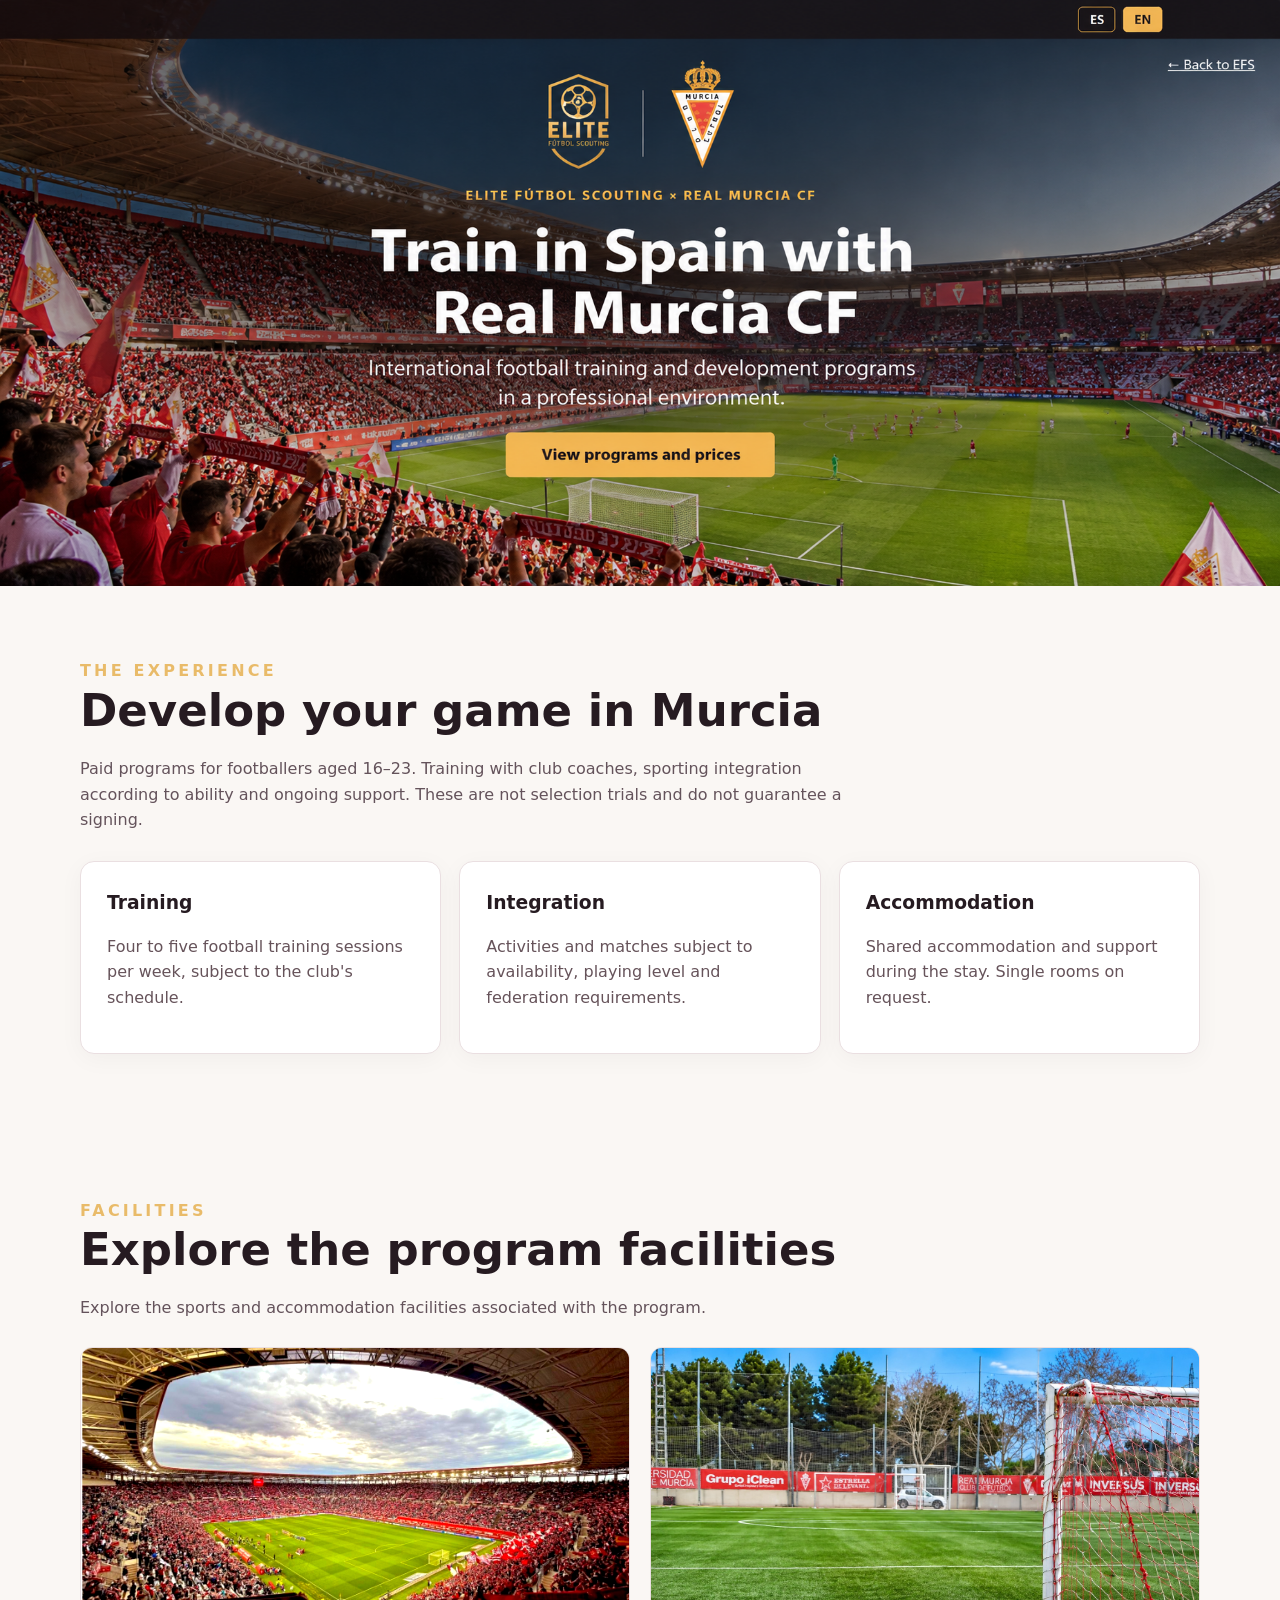
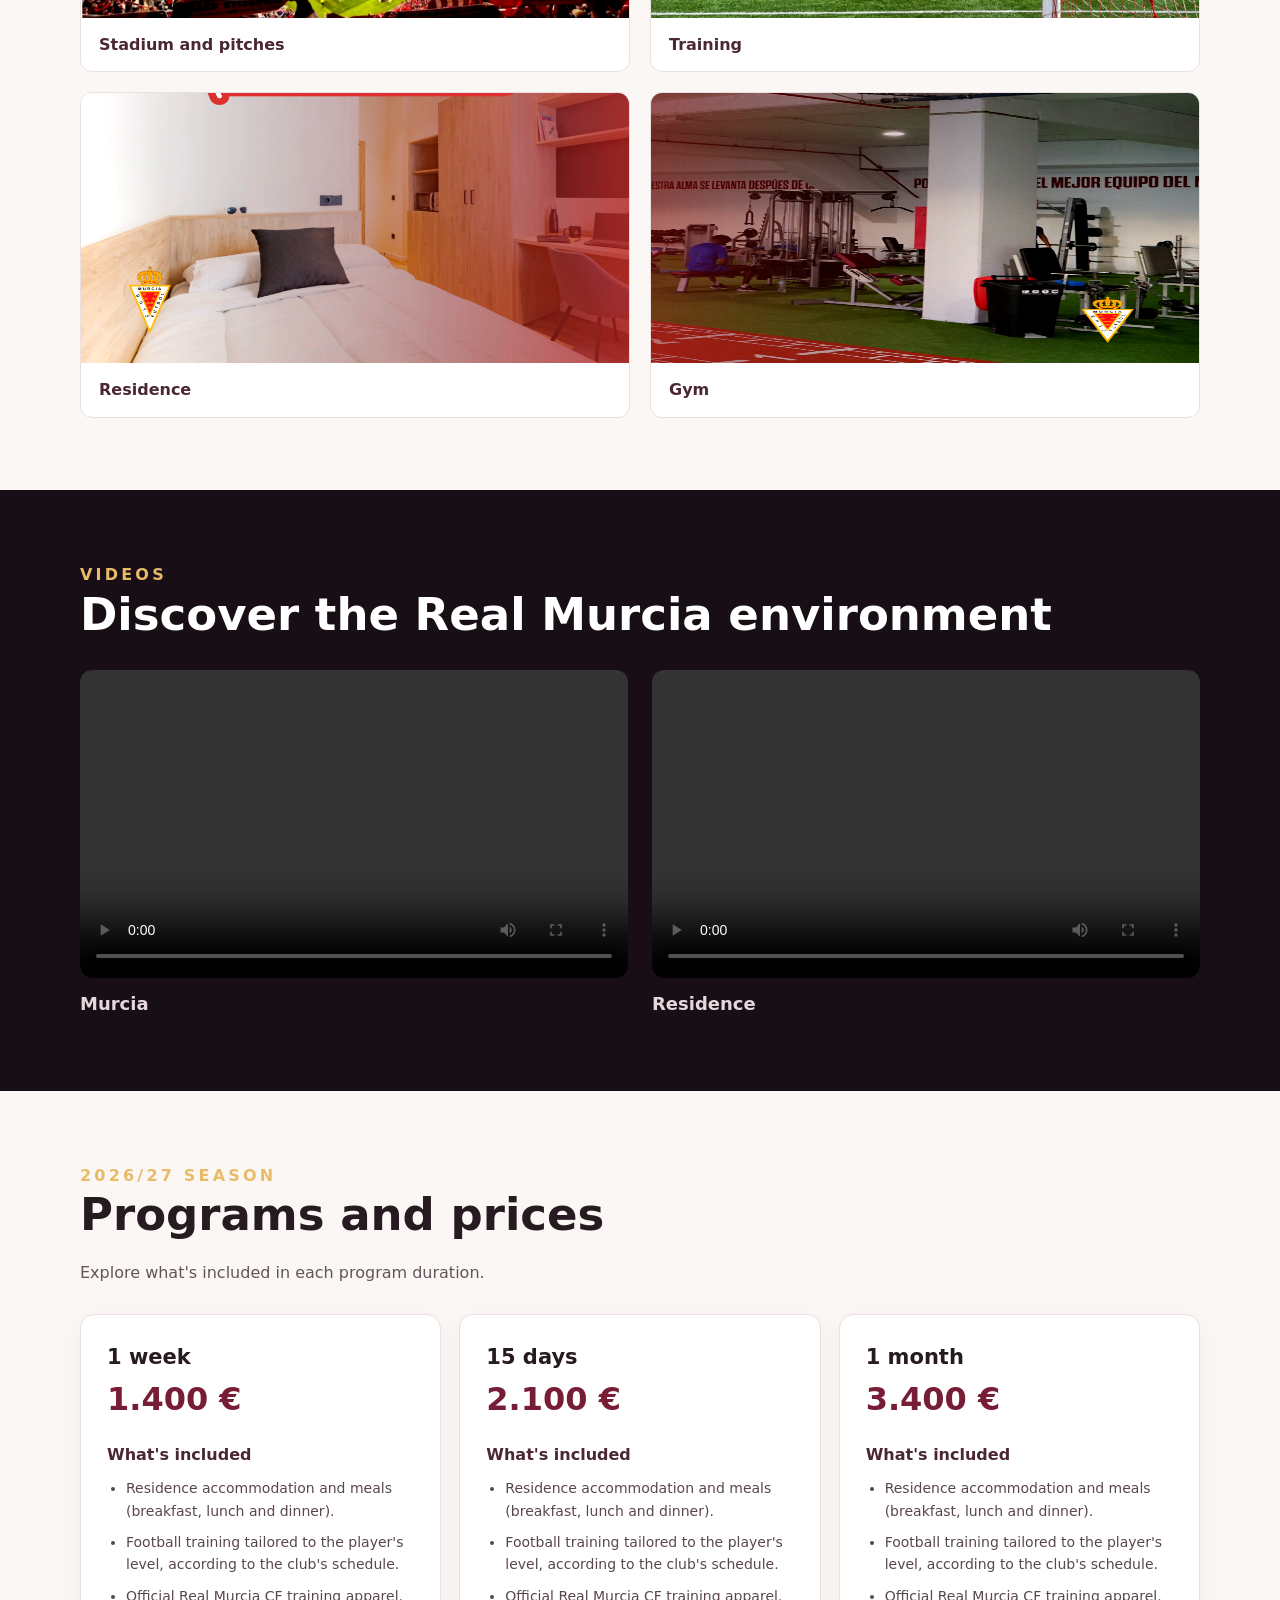
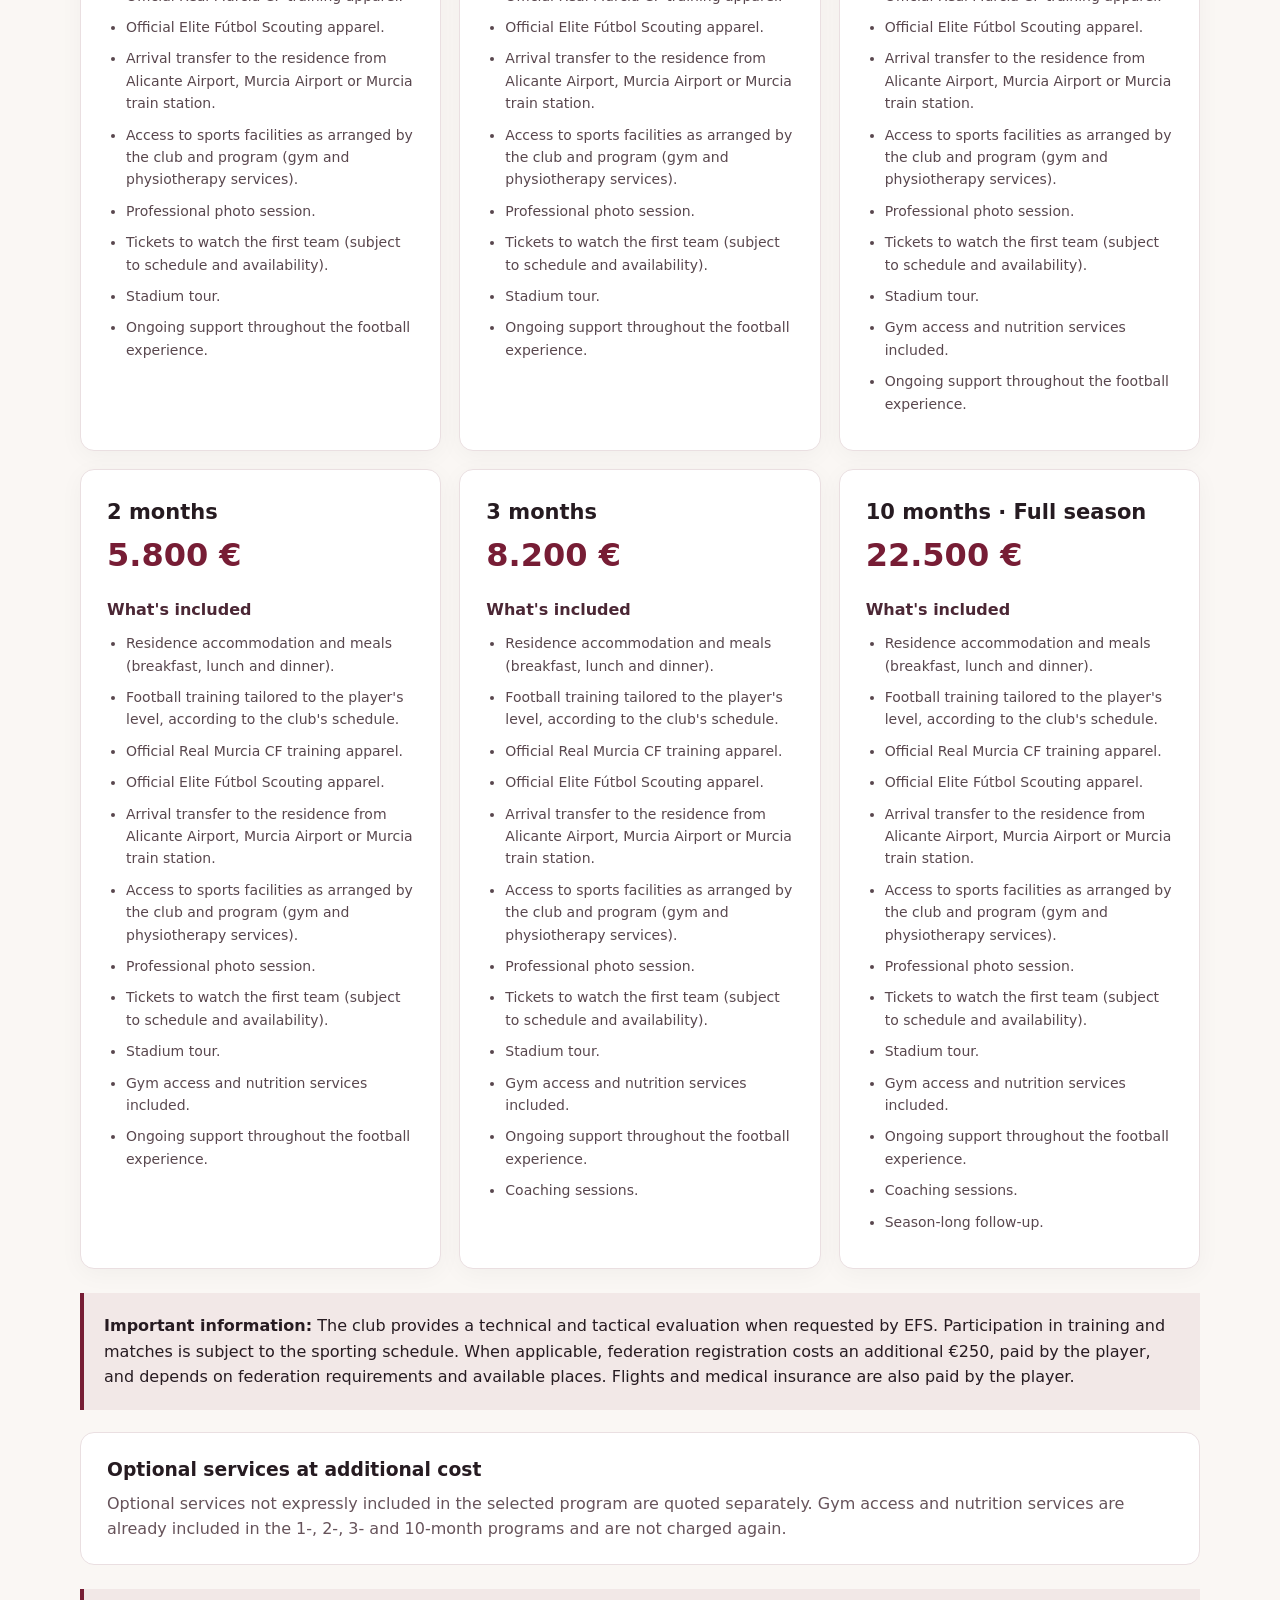
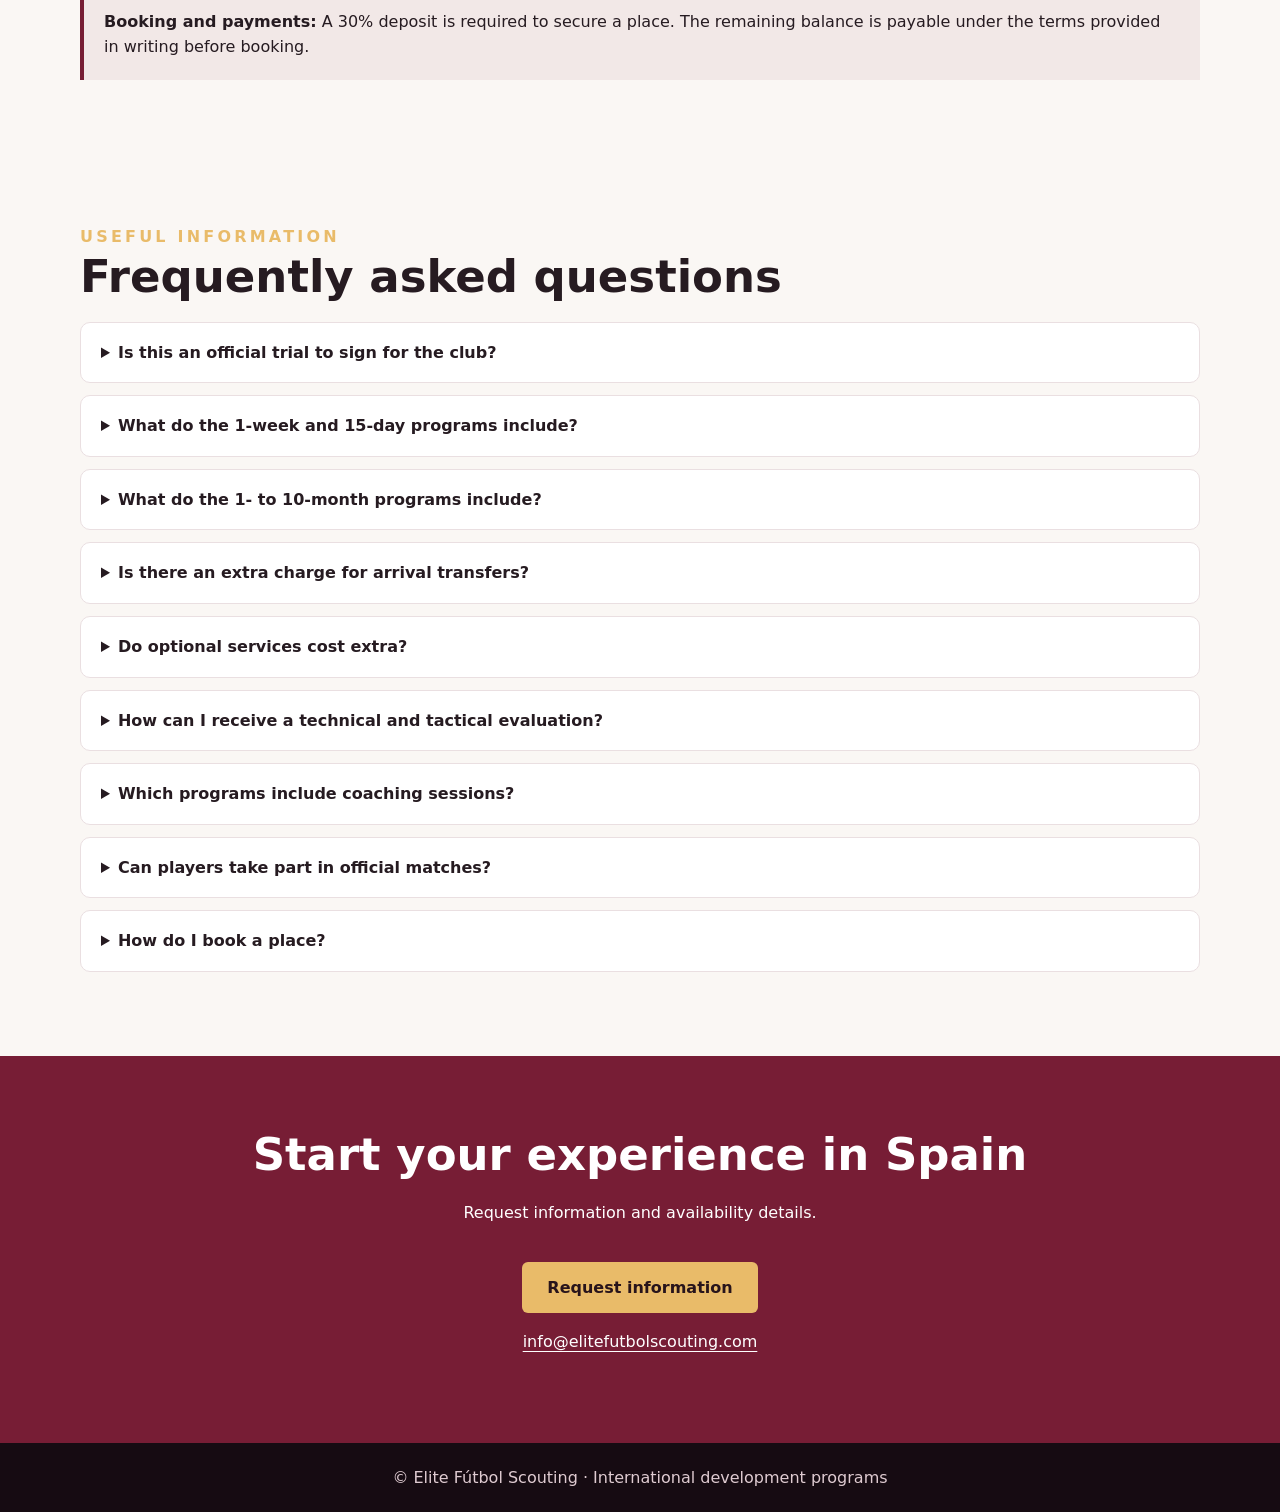
<file: real-murcia-en.html>
<!doctype html>
<html lang="en"><head><meta charset="utf-8"><meta name="viewport" content="width=device-width,initial-scale=1"><title>Real Murcia CF | Elite Fútbol Scouting</title><meta name="theme-color" content="#180e16"><meta name="description" content="Programas internacionales de entrenamiento y desarrollo futbolístico en el Real Murcia CF con Elite Fútbol Scouting."><style>
:root{--grana:#771d35;--oro:#e9bb69;--oscuro:#180e16}*{box-sizing:border-box}html{scroll-behavior:smooth}body{margin:0;background:#faf7f4;color:#261b21;font:16px/1.6 system-ui,-apple-system,Segoe UI,sans-serif}header{background:var(--oscuro);color:white;padding:16px max(20px,calc((100vw - 1120px)/2));display:flex;align-items:center;justify-content:space-between;gap:15px}header strong{letter-spacing:.09em}header a{color:var(--oro);text-decoration:none}.hero{min-height:560px;display:flex;align-items:center;justify-content:center;text-align:center;padding:90px 22px;background:linear-gradient(135deg,rgba(35,7,20,.78),rgba(117,29,53,.67)),url('estadio-portada.jpg') center 45%/cover no-repeat,#771d35;color:white}.hero-inner{max-width:850px}.eyebrow{color:var(--oro);text-transform:uppercase;letter-spacing:.2em;font-weight:700}.hero h1{font-size:clamp(42px,7vw,78px);line-height:1.08;margin:16px 0}.hero p{font-size:clamp(17px,2vw,22px)}.btn{display:inline-block;width:auto;background:var(--oro);color:#28141b;text-decoration:none;font-weight:800;padding:13px 25px;border-radius:6px;margin-top:20px}main section{padding:72px 20px}.wrap{max-width:1120px;margin:auto}h2{font-size:clamp(29px,4vw,45px);line-height:1.2;margin:0 0 18px}.intro{max-width:800px;color:#64535b}.grid{display:grid;grid-template-columns:repeat(3,minmax(0,1fr));gap:18px;margin-top:28px}.card{background:white;border:1px solid #eadfe1;border-radius:14px;padding:26px;box-shadow:0 5px 25px #26101b0a}.price{font-size:32px;font-weight:800;color:var(--grana)}.card h3{margin:0}.card p{color:#66535a}.dark{background:var(--oscuro);color:white}.videos{display:grid;grid-template-columns:repeat(2,minmax(0,1fr));gap:24px;margin-top:28px}.videos video{display:block;width:100%;max-height:400px;background:#000;border-radius:12px}.videos figcaption{margin-top:12px;color:#e8d6dd}figure{margin:0}.note{background:#f2e8e7;border-left:4px solid var(--grana);padding:20px;margin-top:24px}.contact{text-align:center;background:var(--grana);color:white}footer{background:#160b12;color:#dfcbd1;text-align:center;padding:22px}@media(max-width:760px){.grid{grid-template-columns:1fr}.videos{grid-template-columns:1fr}header{flex-direction:column;text-align:center}.hero{min-height:460px;padding:70px 20px}}
details{background:#fff;border:1px solid #eadfe1;border-radius:10px;padding:17px 20px;margin:12px 0}summary{font-weight:700;cursor:pointer}details p{margin-bottom:0}.media-note{font-size:14px;color:#d8c4cb}.hero .btn{max-width:100%}video{aspect-ratio:16/9;object-fit:contain}.videos figcaption{font-weight:700;font-size:18px}@media(max-width:420px){main section{padding:48px 16px}.card{padding:20px}.hero h1{font-size:40px}} .gallery{display:grid;grid-template-columns:repeat(2,minmax(0,1fr));gap:20px;margin-top:26px}.gallery figure{background:white;border-radius:12px;overflow:hidden;border:1px solid #eadfe1}.gallery img{display:block;width:100%;height:270px;object-fit:cover}.gallery figcaption{padding:14px 18px;font-weight:700;color:#4b2735}@media(max-width:700px){.gallery{grid-template-columns:1fr}.gallery img{height:230px}}.gallery .photo{height:270px;background-repeat:no-repeat;background-color:#e8e3e1}.gallery .photo.stadium{background-image:url('estadio-murcia-partido-oficial.jpg');background-size:cover;background-position:center center}.gallery .photo.training{background-image:url('entrenamientos-murcia-nuevo.jpg');background-size:cover;background-position:center center}.gallery .photo.stadium{filter:brightness(1.035) contrast(1.13) saturate(1.2)}.gallery .photo.residence{filter:brightness(1.045) contrast(1.095) saturate(1.1)}.gallery .photo.gym{filter:brightness(1.06) contrast(1.14) saturate(1.14)}.gallery .photo.residence{background-image:url('residencia.jpg');background-size:210% 210%;background-position:0% 100%}.gallery .photo.gym{background-image:url('gimnasio.jpg');background-size:260% 145%;background-position:100% 100%}@media(max-width:700px){.gallery .photo{height:230px}}.hero{position:relative;isolation:isolate;overflow:hidden;background:#541329!important}.hero::before{content:"";position:absolute;inset:0;z-index:-2;background-image:url('estadio-y-campos.jpg');background-repeat:no-repeat;background-size:200% 200%;background-position:left bottom;filter:saturate(1.06) contrast(1.07)}.hero::after{content:"";position:absolute;inset:0;z-index:-1;background:linear-gradient(90deg,rgba(34,6,17,.67),rgba(84,14,37,.40) 48%,rgba(34,6,17,.65))}.hero-inner{position:relative;z-index:1;text-shadow:0 2px 16px rgba(0,0,0,.35)}@media(max-width:760px){.hero::before{background-size:250% 200%;background-position:0% 100%}.hero::after{background:rgba(40,7,19,.57)}}.brand{display:inline-flex;align-items:center;gap:12px;color:white;text-decoration:none}.brand-mark{display:grid;place-items:center;border:1.5px solid var(--oro);border-radius:5px;width:38px;height:38px;color:var(--oro);font-size:11px;font-weight:900;letter-spacing:.05em}.hero-title-row{display:grid;grid-template-columns:100px minmax(0,1fr) 100px;align-items:center;gap:36px;width:min(1150px,calc(100vw - 48px));margin:12px 50% 12px;transform:translateX(-50%)}.hero-title-row h1{white-space:nowrap;font-size:clamp(38px,5.2vw,76px);margin:0}.hero-logo{width:100px;max-height:142px;object-fit:contain;justify-self:center}.hero-efs{border:2px solid var(--oro);border-radius:8px;padding:18px 5px;color:var(--oro);font-size:27px;font-weight:900;letter-spacing:.08em;background:rgba(18,7,12,.4)}.hero-murcia{filter:drop-shadow(0 3px 12px rgba(0,0,0,.5))}.contact-mail{color:white;text-underline-offset:4px}.btn:focus-visible,header a:focus-visible,summary:focus-visible{outline:3px solid white;outline-offset:4px}.btn:hover{filter:brightness(1.07)}@media(max-width:900px){.hero-title-row{grid-template-columns:70px minmax(0,1fr) 70px;gap:12px}.hero-logo{width:70px}.hero-title-row h1{font-size:clamp(28px,5.1vw,50px)}}@media(max-width:600px){.hero-title-row{grid-template-columns:1fr 1fr;gap:14px;width:100%;margin:16px 0;transform:none}.hero-title-row h1{grid-column:1/-1;grid-row:1;white-space:normal;font-size:clamp(38px,10vw,56px)}.hero-efs{grid-column:1;grid-row:2}.hero-murcia{grid-column:2;grid-row:2}.hero-logo{width:64px;max-height:100px}.hero-efs{font-size:18px;padding:12px 4px}.brand strong{font-size:13px}header{flex-direction:row;justify-content:space-between}.hero{padding:60px 18px}.hero p{font-size:17px}} .brand-official{width:44px;height:55px;object-fit:contain;mix-blend-mode:screen}.hero-efs-official{width:125px;max-height:185px;object-fit:contain;mix-blend-mode:screen;filter:contrast(1.3) brightness(1.12) drop-shadow(0 3px 12px rgba(0,0,0,.4))}.hero-title-row{grid-template-columns:125px minmax(0,1fr) 125px;gap:55px}.hero::after{background:linear-gradient(90deg,rgba(30,5,14,.34),rgba(40,6,17,.27) 50%,rgba(30,5,14,.36))}.hero::before{filter:saturate(1.18) contrast(1.12)}@media(max-width:900px){.hero-title-row{grid-template-columns:75px minmax(0,1fr) 75px;gap:16px}.hero-efs-official{width:75px}}@media(max-width:600px){.hero-title-row{grid-template-columns:1fr 1fr;gap:12px}.hero-efs-official{width:76px}.hero::after{background:rgba(29,6,16,.38)}} .approved-cover{position:relative;width:100%;margin:0;background:#150c11;line-height:0}.approved-cover img{display:block;width:100%;height:auto;object-fit:contain}.approved-cover a{position:absolute;display:block;z-index:3;border-radius:6px}.cover-return{left:82%;top:3%;width:12%;height:8%}.cover-action{left:42.5%;top:69%;width:15%;height:10%}.approved-cover a:focus-visible{outline:3px solid #e9bb69;outline-offset:3px}@media(max-width:700px){.approved-cover{min-height:0}.cover-action{left:42%;width:16%;top:68%;height:12%}}  .program-card{display:flex;flex-direction:column}.program-card h3{font-size:21px}.program-includes{font-weight:800;color:#4b2735!important;margin:16px 0 6px}.program-services{margin:4px 0 0;padding-left:19px;color:#59474e;font-size:14px;line-height:1.6}.program-services li{margin:0 0 9px}.program-extra{background:white;border:1px solid #eadfe1;border-radius:14px;padding:22px 26px;margin-top:22px}.program-extra h3{margin:0 0 6px}.program-extra p{margin:0;color:#66535a}  .language-switch{position:relative;z-index:10;display:flex;justify-content:flex-end;gap:10px;background:#180e16;padding:9px max(20px,calc((100vw - 1120px)/2));font:700 14px system-ui,sans-serif}.language-switch a{color:white;text-decoration:none;padding:5px 13px;border:1px solid #e9bb69;border-radius:5px}.language-switch a[aria-current="page"]{background:#e9bb69;color:#180e16}.english-cover{min-height:520px;position:relative;display:grid;place-items:center;text-align:center;padding:70px 20px;background:linear-gradient(115deg,rgba(23,5,13,.88),rgba(72,13,32,.66) 55%,rgba(23,5,13,.84)),url("estadio-murcia-partido-oficial.jpg") center 52%/cover no-repeat,#281018;color:white}.english-hero-inner{max-width:850px;position:relative;z-index:1;text-shadow:0 2px 14px rgba(0,0,0,.5)}.english-cover h1{font-size:clamp(36px,6vw,68px);line-height:1.1;margin:12px 0}.english-cover p{font-size:clamp(17px,2vw,21px)}.english-cover .eyebrow{font-size:13px}.english-back{position:absolute;right:22px;top:20px;color:white;text-decoration:underline;z-index:2}.english-logos{display:flex;justify-content:center;align-items:center;gap:35px}.english-logos img{width:104px;height:124px;object-fit:contain}.english-logos img:first-child{background:#fff;border:3px solid #e9bb69;border-radius:8px;padding:7px;box-shadow:0 7px 22px rgba(0,0,0,.32)}.english-logos img:last-child{filter:drop-shadow(0 4px 9px rgba(0,0,0,.65))}@media(max-width:600px){.english-logos img{width:76px;height:95px}.english-cover{min-height:480px}}.english-approved-cover .cover-lang-es{left:84.3%;top:1%;width:3.2%;height:7%}.english-approved-cover .cover-lang-en{left:88.2%;top:1%;width:3.2%;height:7%}
</style></head><body><section class="approved-cover english-approved-cover" aria-label="Elite Fútbol Scouting international programs at Real Murcia CF"><img src="portada-real-murcia-ingles.png" alt="Elite Fútbol Scouting and Real Murcia CF. English-language stadium cover with official program information." fetchpriority="high"><a class="cover-lang-es" href="real-murcia.html" aria-label="Cambiar a español"></a><a class="cover-lang-en" href="real-murcia-en.html" aria-label="English version" aria-current="page"></a><a class="cover-return" href="index.html" aria-label="Back to Elite Fútbol Scouting"></a><a class="cover-action" href="#programas" aria-label="Explore programs and prices"></a></section>
<main><section><div class="wrap"><div class="eyebrow">The experience</div><h2>Develop your game in Murcia</h2><p class="intro">Paid programs for footballers aged 16–23. Training with club coaches, sporting integration according to ability and ongoing support. These are not selection trials and do not guarantee a signing.</p><div class="grid"><div class="card"><h3>Training</h3><p>Four to five football training sessions per week, subject to the club's schedule.</p></div><div class="card"><h3>Integration</h3><p>Activities and matches subject to availability, playing level and federation requirements.</p></div><div class="card"><h3>Accommodation</h3><p>Shared accommodation and support during the stay. Single rooms on request.</p></div></div></div></section>
<section id="instalaciones"><div class="wrap"><div class="eyebrow">Facilities</div><h2>Explore the program facilities</h2><p class="intro">Explore the sports and accommodation facilities associated with the program.</p><div class="gallery"><figure><div class="photo stadium" role="img" aria-label="Stadium and training pitches"></div><figcaption>Stadium and pitches</figcaption></figure><figure><div class="photo training" role="img" aria-label="Training"></div><figcaption>Training</figcaption></figure><figure><div class="photo residence" role="img" aria-label="Residence"></div><figcaption>Residence</figcaption></figure><figure><div class="photo gym" role="img" aria-label="Gym"></div><figcaption>Gym</figcaption></figure></div></div></section><section class="dark" id="videos"><div class="wrap"><div class="eyebrow">Videos</div><h2>Discover the Real Murcia environment</h2><div class="videos"><figure><video controls playsinline preload="metadata"><source src="WhatsApp%20Video%202026-10-15%20at%2015.01.54.mp4" type="video/mp4">Your browser does not support HTML5 video.</video><figcaption>Murcia</figcaption></figure><figure><video controls playsinline preload="metadata"><source src="WhatsApp%20Video%202026-10-15%20at%2015.01.54%20(1).mp4" type="video/mp4">Your browser does not support HTML5 video.</video><figcaption>Residence</figcaption></figure></div></div></section>
<section id="programas"><div class="wrap"><div class="eyebrow">2026/27 season</div><h2>Programs and prices</h2><p class="intro">Explore what's included in each program duration.</p><div class="grid program-grid"><div class="card program-card"><h3>1 week</h3><div class="price">1.400 €</div><p class="program-includes">What's included</p><ul class="program-services"><li>Residence accommodation and meals (breakfast, lunch and dinner).</li><li>Football training tailored to the player's level, according to the club's schedule.</li><li>Official Real Murcia CF training apparel.</li><li>Official Elite Fútbol Scouting apparel.</li><li>Arrival transfer to the residence from Alicante Airport, Murcia Airport or Murcia train station.</li><li>Access to sports facilities as arranged by the club and program (gym and physiotherapy services).</li><li>Professional photo session.</li><li>Tickets to watch the first team (subject to schedule and availability).</li><li>Stadium tour.</li><li>Ongoing support throughout the football experience.</li></ul></div><div class="card program-card"><h3>15 days</h3><div class="price">2.100 €</div><p class="program-includes">What's included</p><ul class="program-services"><li>Residence accommodation and meals (breakfast, lunch and dinner).</li><li>Football training tailored to the player's level, according to the club's schedule.</li><li>Official Real Murcia CF training apparel.</li><li>Official Elite Fútbol Scouting apparel.</li><li>Arrival transfer to the residence from Alicante Airport, Murcia Airport or Murcia train station.</li><li>Access to sports facilities as arranged by the club and program (gym and physiotherapy services).</li><li>Professional photo session.</li><li>Tickets to watch the first team (subject to schedule and availability).</li><li>Stadium tour.</li><li>Ongoing support throughout the football experience.</li></ul></div><div class="card program-card"><h3>1 month</h3><div class="price">3.400 €</div><p class="program-includes">What's included</p><ul class="program-services"><li>Residence accommodation and meals (breakfast, lunch and dinner).</li><li>Football training tailored to the player's level, according to the club's schedule.</li><li>Official Real Murcia CF training apparel.</li><li>Official Elite Fútbol Scouting apparel.</li><li>Arrival transfer to the residence from Alicante Airport, Murcia Airport or Murcia train station.</li><li>Access to sports facilities as arranged by the club and program (gym and physiotherapy services).</li><li>Professional photo session.</li><li>Tickets to watch the first team (subject to schedule and availability).</li><li>Stadium tour.</li><li>Gym access and nutrition services included.</li><li>Ongoing support throughout the football experience.</li></ul></div><div class="card program-card"><h3>2 months</h3><div class="price">5.800 €</div><p class="program-includes">What's included</p><ul class="program-services"><li>Residence accommodation and meals (breakfast, lunch and dinner).</li><li>Football training tailored to the player's level, according to the club's schedule.</li><li>Official Real Murcia CF training apparel.</li><li>Official Elite Fútbol Scouting apparel.</li><li>Arrival transfer to the residence from Alicante Airport, Murcia Airport or Murcia train station.</li><li>Access to sports facilities as arranged by the club and program (gym and physiotherapy services).</li><li>Professional photo session.</li><li>Tickets to watch the first team (subject to schedule and availability).</li><li>Stadium tour.</li><li>Gym access and nutrition services included.</li><li>Ongoing support throughout the football experience.</li></ul></div><div class="card program-card"><h3>3 months</h3><div class="price">8.200 €</div><p class="program-includes">What's included</p><ul class="program-services"><li>Residence accommodation and meals (breakfast, lunch and dinner).</li><li>Football training tailored to the player's level, according to the club's schedule.</li><li>Official Real Murcia CF training apparel.</li><li>Official Elite Fútbol Scouting apparel.</li><li>Arrival transfer to the residence from Alicante Airport, Murcia Airport or Murcia train station.</li><li>Access to sports facilities as arranged by the club and program (gym and physiotherapy services).</li><li>Professional photo session.</li><li>Tickets to watch the first team (subject to schedule and availability).</li><li>Stadium tour.</li><li>Gym access and nutrition services included.</li><li>Ongoing support throughout the football experience.</li><li>Coaching sessions.</li></ul></div><div class="card program-card"><h3>10 months · Full season</h3><div class="price">22.500 €</div><p class="program-includes">What's included</p><ul class="program-services"><li>Residence accommodation and meals (breakfast, lunch and dinner).</li><li>Football training tailored to the player's level, according to the club's schedule.</li><li>Official Real Murcia CF training apparel.</li><li>Official Elite Fútbol Scouting apparel.</li><li>Arrival transfer to the residence from Alicante Airport, Murcia Airport or Murcia train station.</li><li>Access to sports facilities as arranged by the club and program (gym and physiotherapy services).</li><li>Professional photo session.</li><li>Tickets to watch the first team (subject to schedule and availability).</li><li>Stadium tour.</li><li>Gym access and nutrition services included.</li><li>Ongoing support throughout the football experience.</li><li>Coaching sessions.</li><li>Season-long follow-up.</li></ul></div></div><div class="note"><strong>Important information:</strong> The club provides a technical and tactical evaluation when requested by EFS. Participation in training and matches is subject to the sporting schedule. When applicable, federation registration costs an additional €250, paid by the player, and depends on federation requirements and available places. Flights and medical insurance are also paid by the player.</div><div class="program-extra"><h3>Optional services at additional cost</h3><p>Optional services not expressly included in the selected program are quoted separately. Gym access and nutrition services are already included in the 1-, 2-, 3- and 10-month programs and are not charged again.</p></div><div class="note"><strong>Booking and payments:</strong> A 30% deposit is required to secure a place. The remaining balance is payable under the terms provided in writing before booking.</div></div></section>
<section id="preguntas"><div class="wrap"><div class="eyebrow">Useful information</div><h2>Frequently asked questions</h2><details><summary>Is this an official trial to sign for the club?</summary><p>No. These are paid football training and development programs; they do not guarantee a signing or contract.</p></details><details><summary>What do the 1-week and 15-day programs include?</summary><p>Residence accommodation, three meals a day, football training suited to the player's level, official Real Murcia CF training apparel and Elite Fútbol Scouting apparel, a professional photo session, first-team match tickets subject to schedule and availability, access to sports facilities (gym and physiotherapy), a stadium tour, ongoing support, and an arrival transfer from Alicante Airport, Murcia Airport or Murcia train station.</p></details><details><summary>What do the 1- to 10-month programs include?</summary><p>They include all standard services, including Elite Fútbol Scouting apparel, ongoing support and access to sports facilities (gym and physiotherapy). Nutrition services are also included. The 3- and 10-month programs additionally include coaching sessions.</p></details><details><summary>Is there an extra charge for arrival transfers?</summary><p>No. All programs include arrival transfer to the residence from Alicante Airport, Murcia Airport or Murcia train station.</p></details><details><summary>Do optional services cost extra?</summary><p>Yes. Optional services not expressly included in the selected program are quoted separately.</p></details><details><summary>How can I receive a technical and tactical evaluation?</summary><p>The club provides the player's technical and tactical evaluation when requested by Elite Fútbol Scouting.</p></details><details><summary>Which programs include coaching sessions?</summary><p>The 3-month and full-season (10-month) programs include coaching sessions.</p></details><details><summary>Can players take part in official matches?</summary><p>Participation depends on availability, playing level, registration requirements and federation places. It is not guaranteed.</p></details><details><summary>How do I book a place?</summary><p>A deposit of 30% of the program price is required. Payment terms and the balance schedule are provided in writing before booking.</p></details></div></section><section class="contact"><div class="wrap"><h2>Start your experience in Spain</h2><p>Request information and availability details.</p><a class="btn" href="https://tally.so/r/labo8v" target="_blank" rel="noopener">Request information</a><p><a class="contact-mail" href="mailto:info@elitefutbolscouting.com">info@elitefutbolscouting.com</a></p></div></section></main><footer>© Elite Fútbol Scouting · International development programs</footer></body></html>
</file>
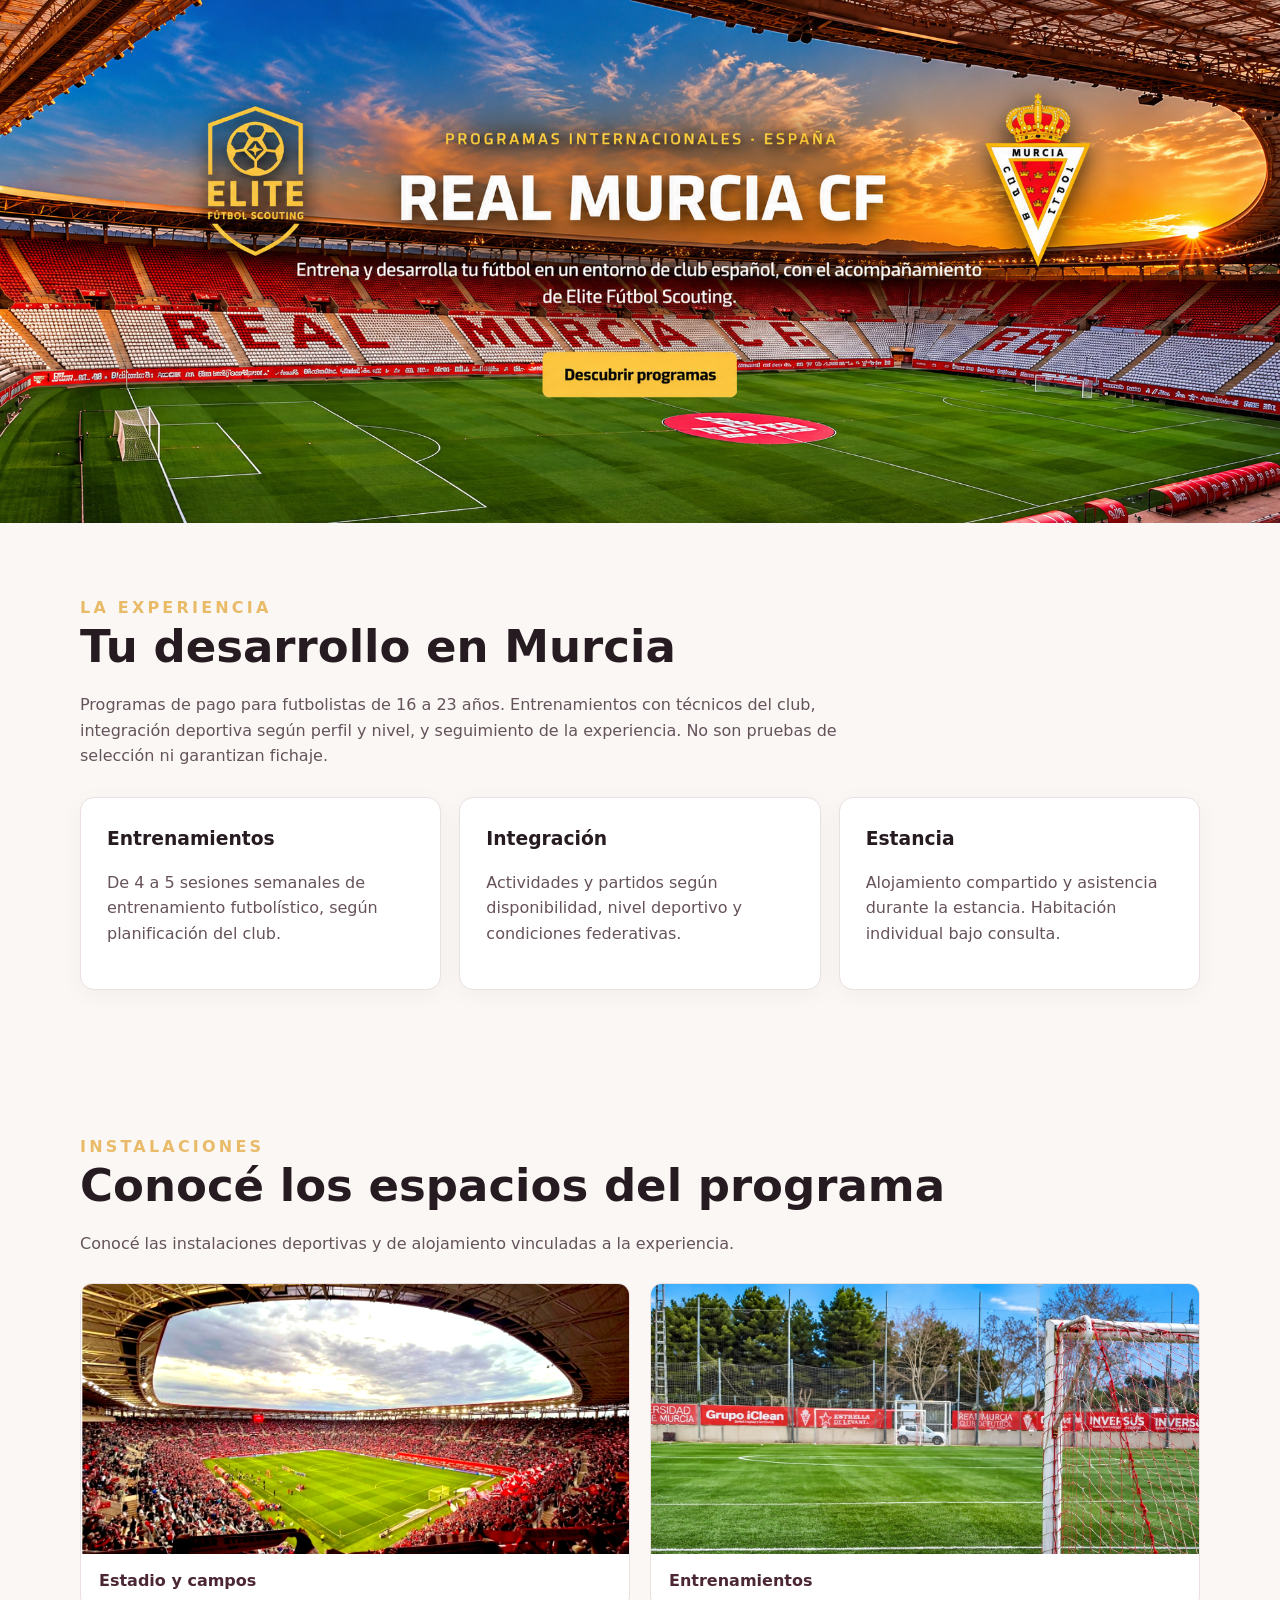
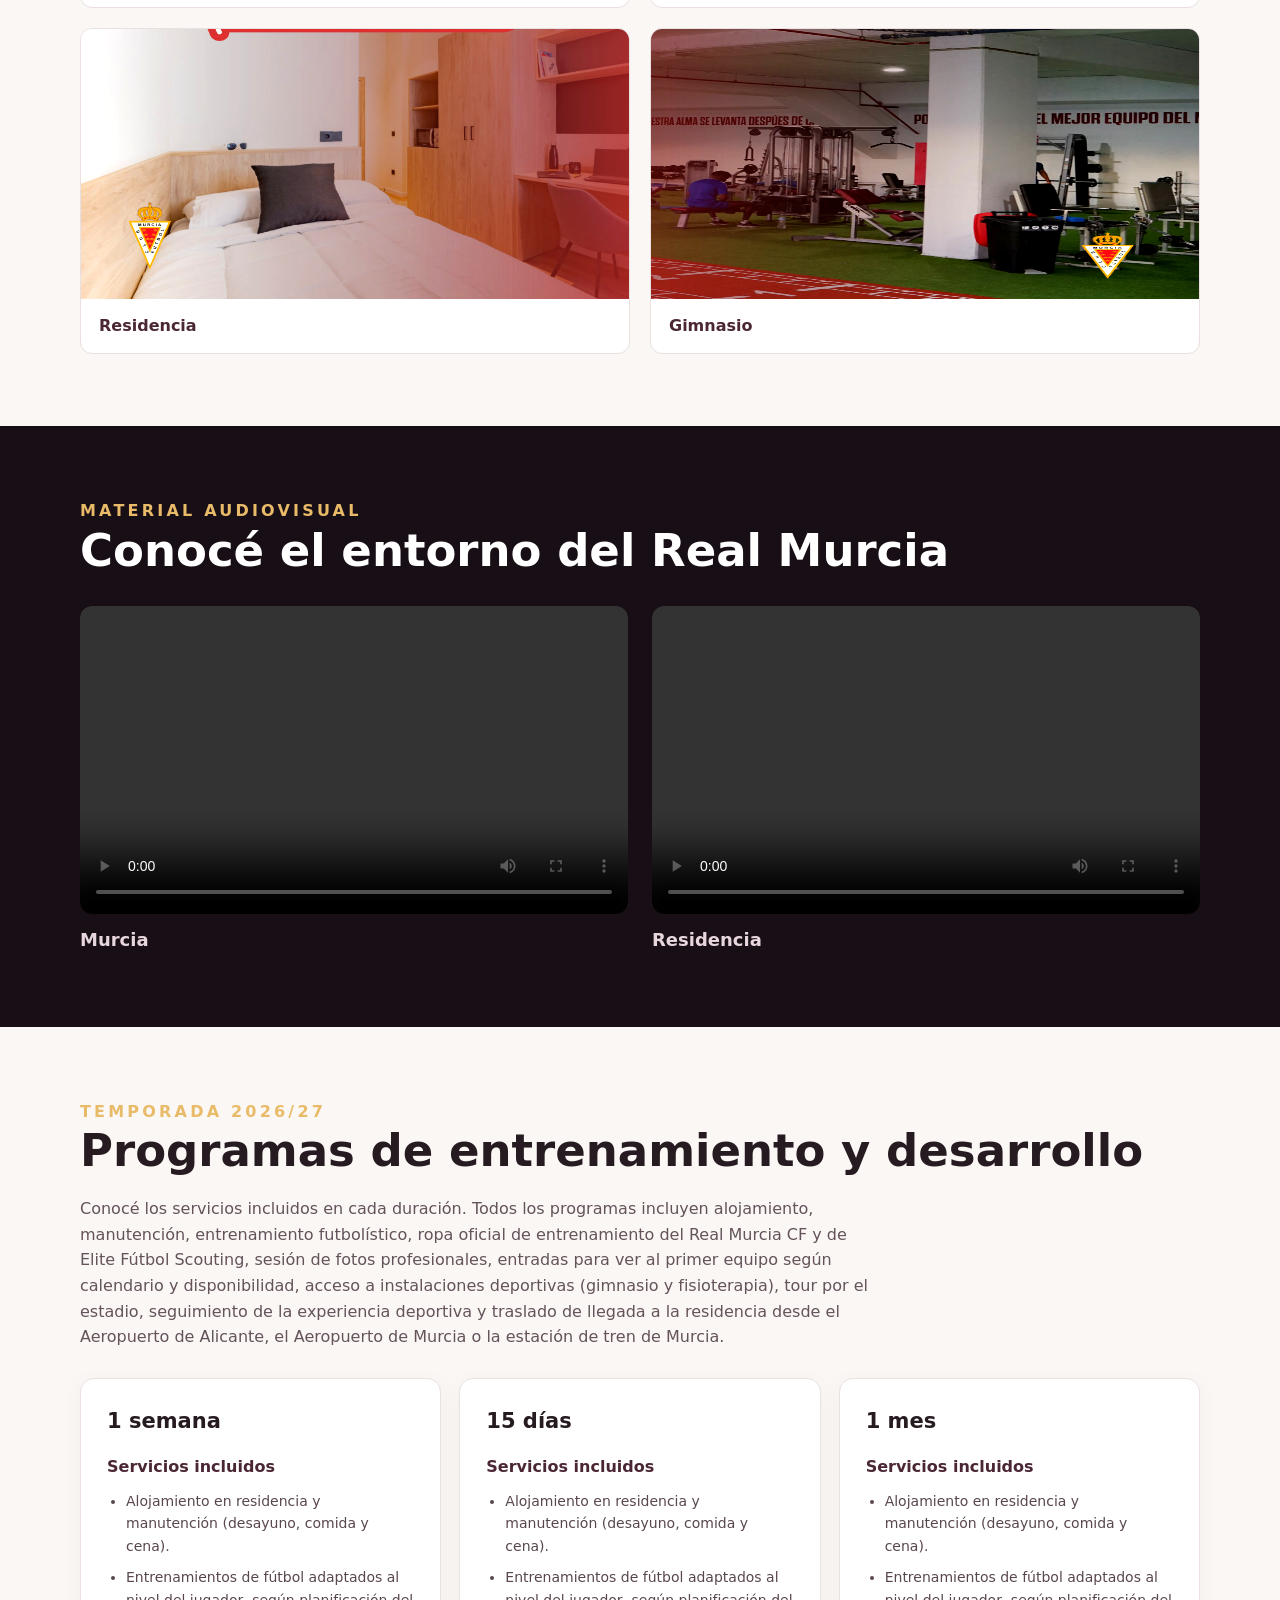
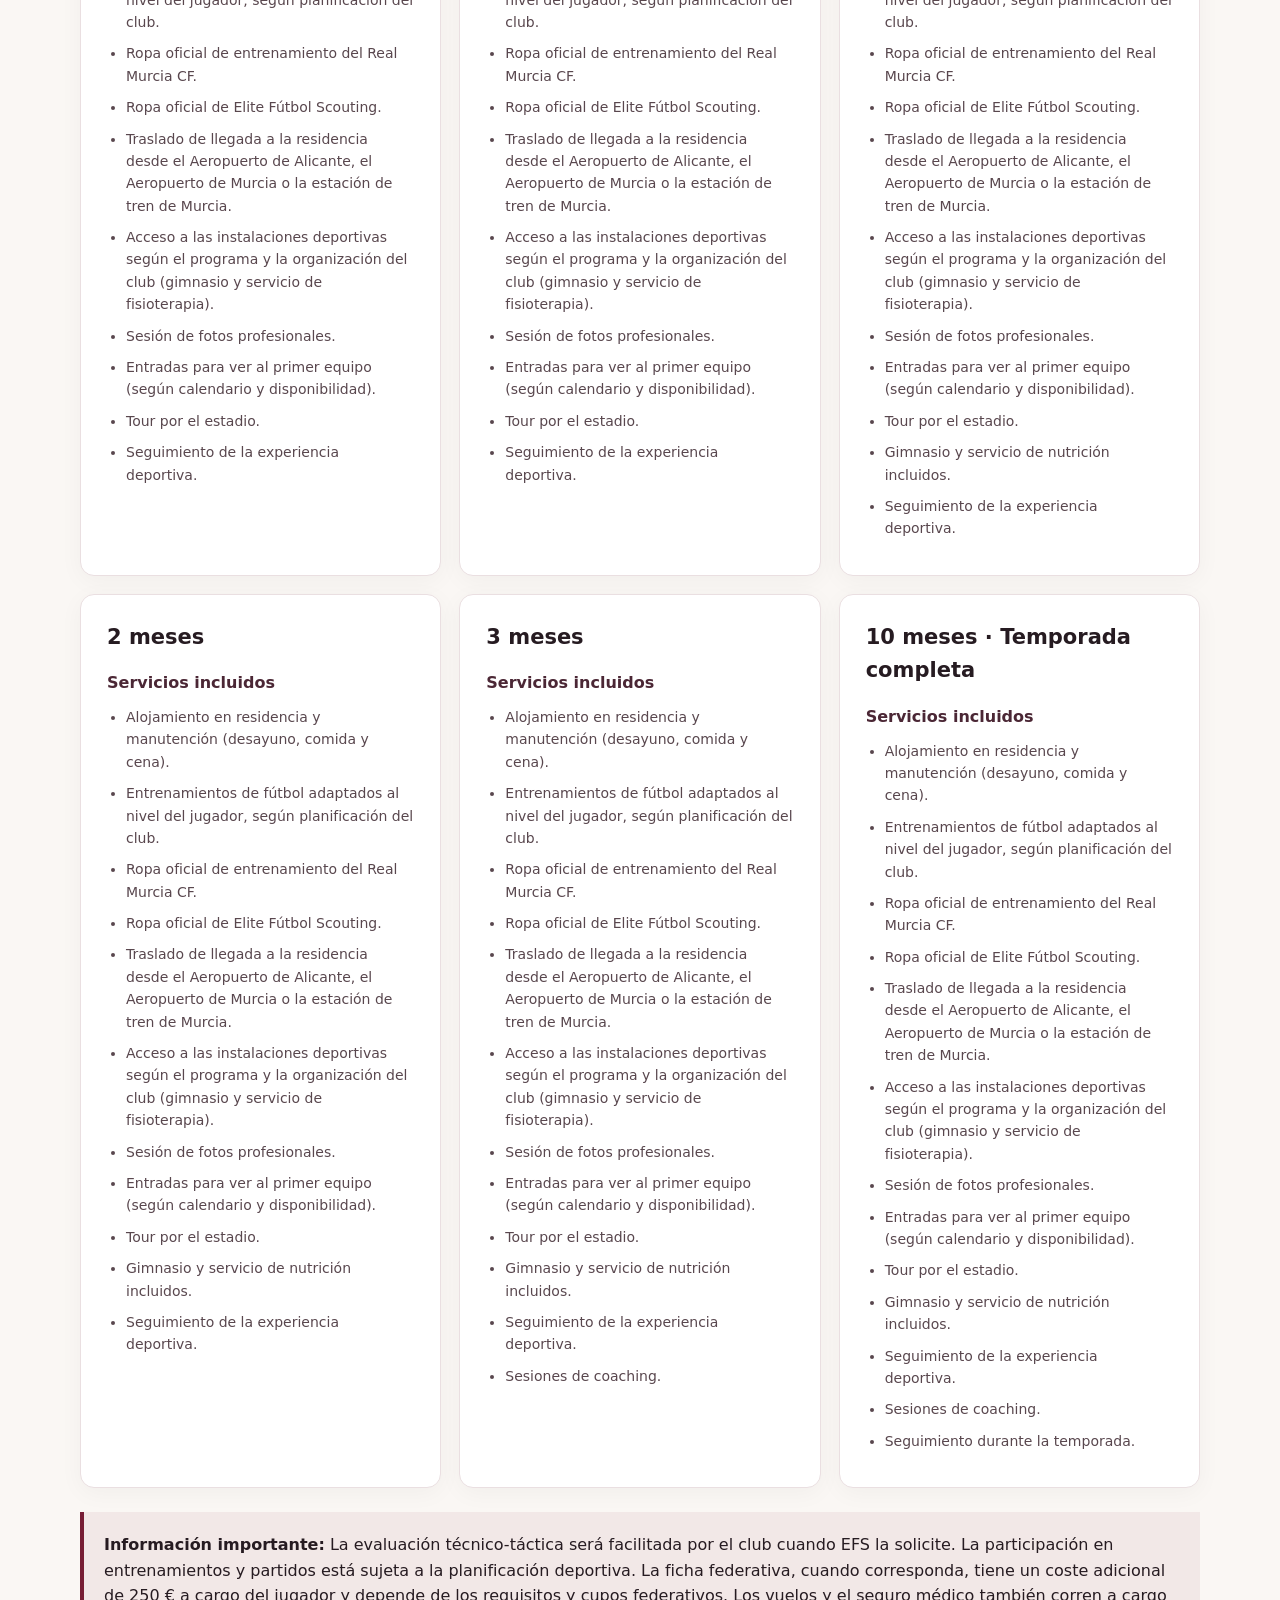
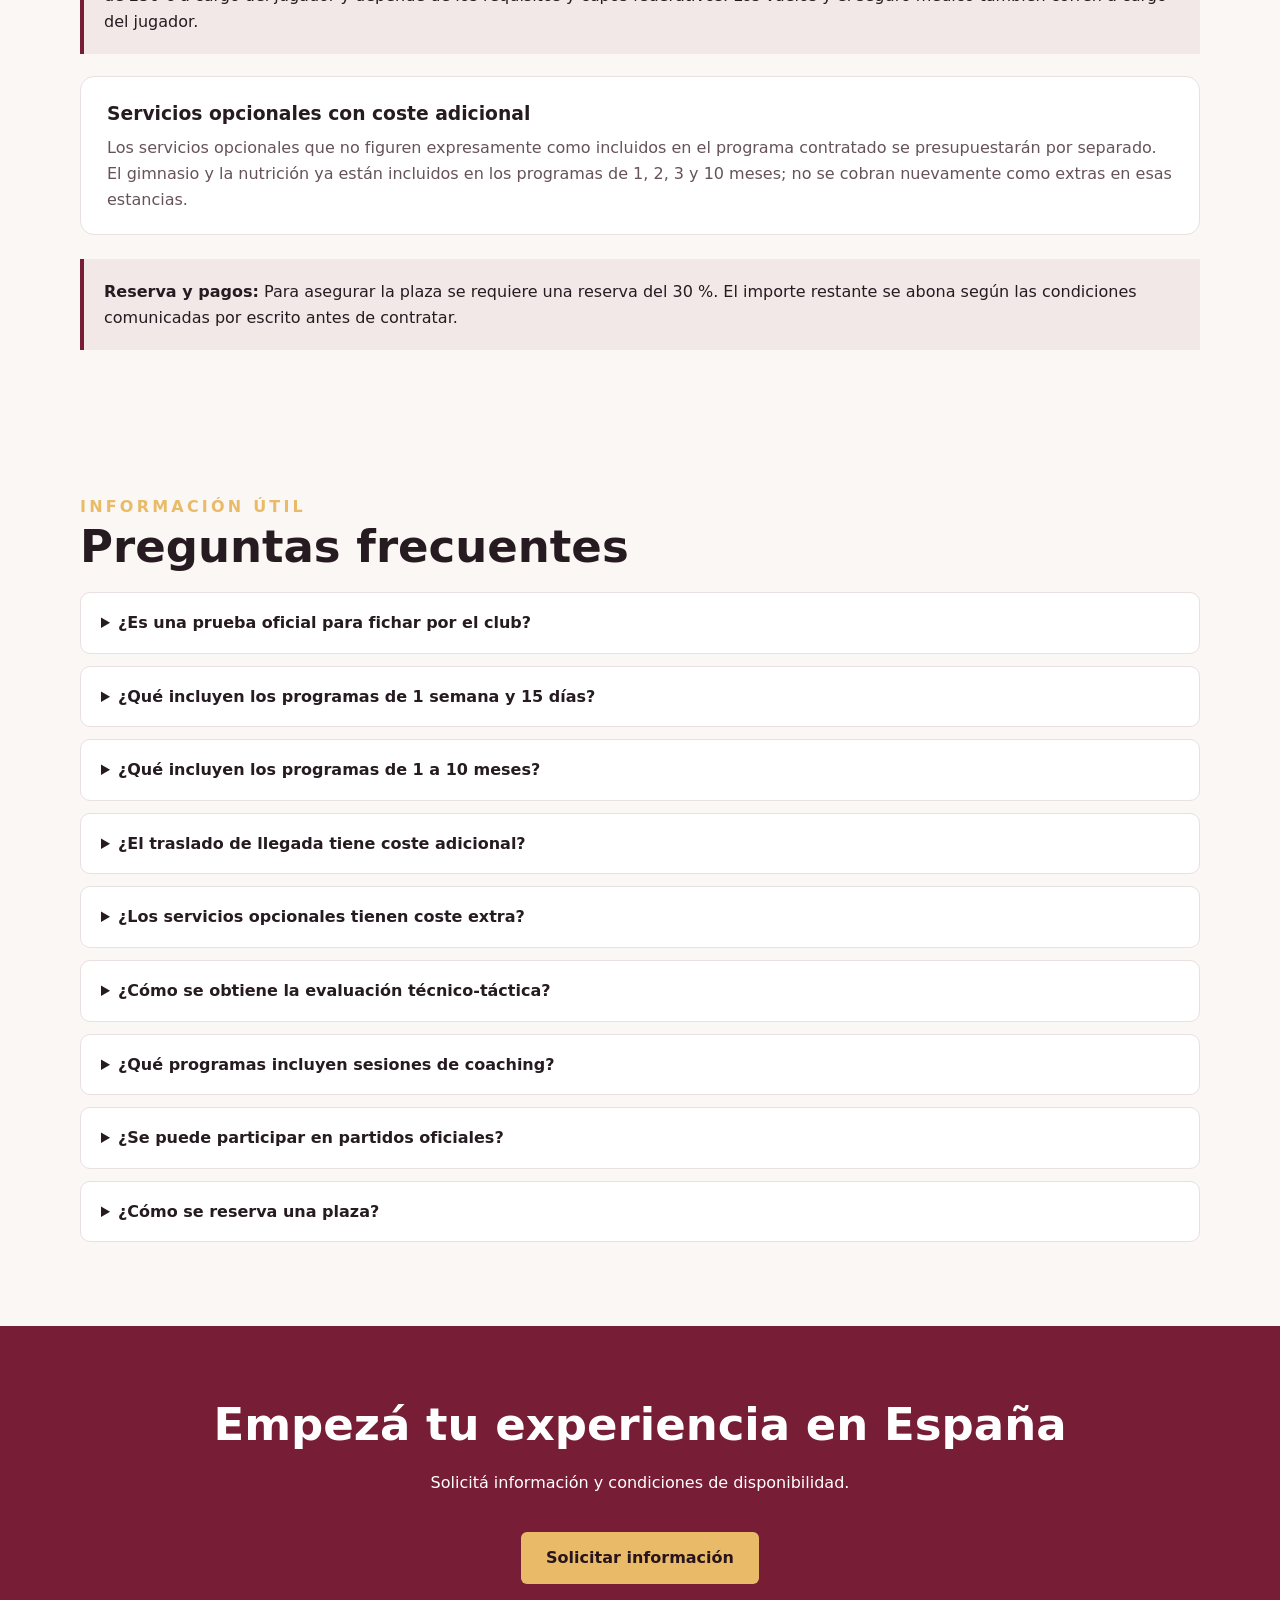
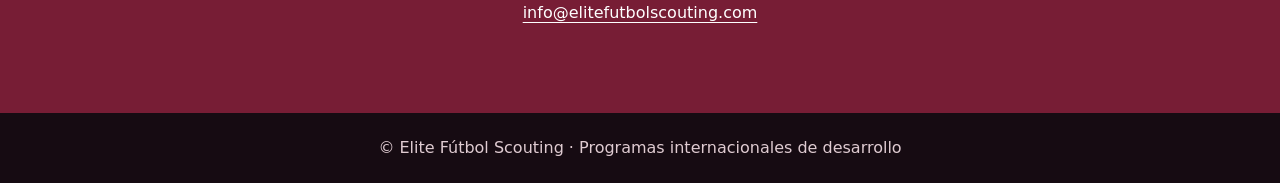
<file: real-murcia-revision-club.html>
<!doctype html>
<html lang="es"><head><meta charset="utf-8"><meta name="viewport" content="width=device-width,initial-scale=1"><title>Real Murcia CF | Elite Fútbol Scouting</title><meta name="theme-color" content="#180e16"><meta name="description" content="Programas internacionales de entrenamiento y desarrollo futbolístico en el Real Murcia CF con Elite Fútbol Scouting."><style>
:root{--grana:#771d35;--oro:#e9bb69;--oscuro:#180e16}*{box-sizing:border-box}html{scroll-behavior:smooth}body{margin:0;background:#faf7f4;color:#261b21;font:16px/1.6 system-ui,-apple-system,Segoe UI,sans-serif}header{background:var(--oscuro);color:white;padding:16px max(20px,calc((100vw - 1120px)/2));display:flex;align-items:center;justify-content:space-between;gap:15px}header strong{letter-spacing:.09em}header a{color:var(--oro);text-decoration:none}.hero{min-height:560px;display:flex;align-items:center;justify-content:center;text-align:center;padding:90px 22px;background:linear-gradient(135deg,rgba(35,7,20,.78),rgba(117,29,53,.67)),url('estadio-portada.jpg') center 45%/cover no-repeat,#771d35;color:white}.hero-inner{max-width:850px}.eyebrow{color:var(--oro);text-transform:uppercase;letter-spacing:.2em;font-weight:700}.hero h1{font-size:clamp(42px,7vw,78px);line-height:1.08;margin:16px 0}.hero p{font-size:clamp(17px,2vw,22px)}.btn{display:inline-block;width:auto;background:var(--oro);color:#28141b;text-decoration:none;font-weight:800;padding:13px 25px;border-radius:6px;margin-top:20px}main section{padding:72px 20px}.wrap{max-width:1120px;margin:auto}h2{font-size:clamp(29px,4vw,45px);line-height:1.2;margin:0 0 18px}.intro{max-width:800px;color:#64535b}.grid{display:grid;grid-template-columns:repeat(3,minmax(0,1fr));gap:18px;margin-top:28px}.card{background:white;border:1px solid #eadfe1;border-radius:14px;padding:26px;box-shadow:0 5px 25px #26101b0a}.price{font-size:32px;font-weight:800;color:var(--grana)}.card h3{margin:0}.card p{color:#66535a}.dark{background:var(--oscuro);color:white}.videos{display:grid;grid-template-columns:repeat(2,minmax(0,1fr));gap:24px;margin-top:28px}.videos video{display:block;width:100%;max-height:400px;background:#000;border-radius:12px}.videos figcaption{margin-top:12px;color:#e8d6dd}figure{margin:0}.note{background:#f2e8e7;border-left:4px solid var(--grana);padding:20px;margin-top:24px}.contact{text-align:center;background:var(--grana);color:white}footer{background:#160b12;color:#dfcbd1;text-align:center;padding:22px}@media(max-width:760px){.grid{grid-template-columns:1fr}.videos{grid-template-columns:1fr}header{flex-direction:column;text-align:center}.hero{min-height:460px;padding:70px 20px}}
details{background:#fff;border:1px solid #eadfe1;border-radius:10px;padding:17px 20px;margin:12px 0}summary{font-weight:700;cursor:pointer}details p{margin-bottom:0}.media-note{font-size:14px;color:#d8c4cb}.hero .btn{max-width:100%}video{aspect-ratio:16/9;object-fit:contain}.videos figcaption{font-weight:700;font-size:18px}@media(max-width:420px){main section{padding:48px 16px}.card{padding:20px}.hero h1{font-size:40px}} .gallery{display:grid;grid-template-columns:repeat(2,minmax(0,1fr));gap:20px;margin-top:26px}.gallery figure{background:white;border-radius:12px;overflow:hidden;border:1px solid #eadfe1}.gallery img{display:block;width:100%;height:270px;object-fit:cover}.gallery figcaption{padding:14px 18px;font-weight:700;color:#4b2735}@media(max-width:700px){.gallery{grid-template-columns:1fr}.gallery img{height:230px}}.gallery .photo{height:270px;background-repeat:no-repeat;background-color:#e8e3e1}.gallery .photo.stadium{background-image:url('estadio-murcia-partido-oficial.jpg');background-size:cover;background-position:center center}.gallery .photo.training{background-image:url('entrenamientos-murcia-nuevo.jpg');background-size:cover;background-position:center center}.gallery .photo.stadium{filter:brightness(1.035) contrast(1.13) saturate(1.2)}.gallery .photo.residence{filter:brightness(1.045) contrast(1.095) saturate(1.1)}.gallery .photo.gym{filter:brightness(1.06) contrast(1.14) saturate(1.14)}.gallery .photo.residence{background-image:url('residencia.jpg');background-size:210% 210%;background-position:0% 100%}.gallery .photo.gym{background-image:url('gimnasio.jpg');background-size:260% 145%;background-position:100% 100%}@media(max-width:700px){.gallery .photo{height:230px}}.hero{position:relative;isolation:isolate;overflow:hidden;background:#541329!important}.hero::before{content:"";position:absolute;inset:0;z-index:-2;background-image:url('estadio-y-campos.jpg');background-repeat:no-repeat;background-size:200% 200%;background-position:left bottom;filter:saturate(1.06) contrast(1.07)}.hero::after{content:"";position:absolute;inset:0;z-index:-1;background:linear-gradient(90deg,rgba(34,6,17,.67),rgba(84,14,37,.40) 48%,rgba(34,6,17,.65))}.hero-inner{position:relative;z-index:1;text-shadow:0 2px 16px rgba(0,0,0,.35)}@media(max-width:760px){.hero::before{background-size:250% 200%;background-position:0% 100%}.hero::after{background:rgba(40,7,19,.57)}}.brand{display:inline-flex;align-items:center;gap:12px;color:white;text-decoration:none}.brand-mark{display:grid;place-items:center;border:1.5px solid var(--oro);border-radius:5px;width:38px;height:38px;color:var(--oro);font-size:11px;font-weight:900;letter-spacing:.05em}.hero-title-row{display:grid;grid-template-columns:100px minmax(0,1fr) 100px;align-items:center;gap:36px;width:min(1150px,calc(100vw - 48px));margin:12px 50% 12px;transform:translateX(-50%)}.hero-title-row h1{white-space:nowrap;font-size:clamp(38px,5.2vw,76px);margin:0}.hero-logo{width:100px;max-height:142px;object-fit:contain;justify-self:center}.hero-efs{border:2px solid var(--oro);border-radius:8px;padding:18px 5px;color:var(--oro);font-size:27px;font-weight:900;letter-spacing:.08em;background:rgba(18,7,12,.4)}.hero-murcia{filter:drop-shadow(0 3px 12px rgba(0,0,0,.5))}.contact-mail{color:white;text-underline-offset:4px}.btn:focus-visible,header a:focus-visible,summary:focus-visible{outline:3px solid white;outline-offset:4px}.btn:hover{filter:brightness(1.07)}@media(max-width:900px){.hero-title-row{grid-template-columns:70px minmax(0,1fr) 70px;gap:12px}.hero-logo{width:70px}.hero-title-row h1{font-size:clamp(28px,5.1vw,50px)}}@media(max-width:600px){.hero-title-row{grid-template-columns:1fr 1fr;gap:14px;width:100%;margin:16px 0;transform:none}.hero-title-row h1{grid-column:1/-1;grid-row:1;white-space:normal;font-size:clamp(38px,10vw,56px)}.hero-efs{grid-column:1;grid-row:2}.hero-murcia{grid-column:2;grid-row:2}.hero-logo{width:64px;max-height:100px}.hero-efs{font-size:18px;padding:12px 4px}.brand strong{font-size:13px}header{flex-direction:row;justify-content:space-between}.hero{padding:60px 18px}.hero p{font-size:17px}} .brand-official{width:44px;height:55px;object-fit:contain;mix-blend-mode:screen}.hero-efs-official{width:125px;max-height:185px;object-fit:contain;mix-blend-mode:screen;filter:contrast(1.3) brightness(1.12) drop-shadow(0 3px 12px rgba(0,0,0,.4))}.hero-title-row{grid-template-columns:125px minmax(0,1fr) 125px;gap:55px}.hero::after{background:linear-gradient(90deg,rgba(30,5,14,.34),rgba(40,6,17,.27) 50%,rgba(30,5,14,.36))}.hero::before{filter:saturate(1.18) contrast(1.12)}@media(max-width:900px){.hero-title-row{grid-template-columns:75px minmax(0,1fr) 75px;gap:16px}.hero-efs-official{width:75px}}@media(max-width:600px){.hero-title-row{grid-template-columns:1fr 1fr;gap:12px}.hero-efs-official{width:76px}.hero::after{background:rgba(29,6,16,.38)}} .approved-cover{position:relative;width:100%;margin:0;background:#150c11;line-height:0}.approved-cover img{display:block;width:100%;height:auto;object-fit:contain}.approved-cover a{position:absolute;display:block;z-index:3;border-radius:6px}.cover-return{left:82%;top:3%;width:12%;height:8%}.cover-action{left:42.5%;top:69%;width:15%;height:10%}.approved-cover a:focus-visible{outline:3px solid #e9bb69;outline-offset:3px}@media(max-width:700px){.approved-cover{min-height:0}.cover-action{left:42%;width:16%;top:68%;height:12%}}  .program-card{display:flex;flex-direction:column}.program-card h3{font-size:21px}.program-includes{font-weight:800;color:#4b2735!important;margin:16px 0 6px}.program-services{margin:4px 0 0;padding-left:19px;color:#59474e;font-size:14px;line-height:1.6}.program-services li{margin:0 0 9px}.program-extra{background:white;border:1px solid #eadfe1;border-radius:14px;padding:22px 26px;margin-top:22px}.program-extra h3{margin:0 0 6px}.program-extra p{margin:0;color:#66535a} </style></head><body><section class="approved-cover" aria-label="Programas internacionales de Elite Fútbol Scouting en Real Murcia CF"><img src="portada-murcia-definitiva.jpg" alt="Real Murcia CF. Estadio al atardecer con los escudos originales de EFS y Real Murcia CF, información del programa y botón Descubrir programas." fetchpriority="high"><a class="cover-return" href="index.html" aria-label="Volver a Elite Fútbol Scouting"></a><a class="cover-action" href="#programas" aria-label="Descubrir programas"></a></section>
<main><section><div class="wrap"><div class="eyebrow">La experiencia</div><h2>Tu desarrollo en Murcia</h2><p class="intro">Programas de pago para futbolistas de 16 a 23 años. Entrenamientos con técnicos del club, integración deportiva según perfil y nivel, y seguimiento de la experiencia. No son pruebas de selección ni garantizan fichaje.</p><div class="grid"><div class="card"><h3>Entrenamientos</h3><p>De 4 a 5 sesiones semanales de entrenamiento futbolístico, según planificación del club.</p></div><div class="card"><h3>Integración</h3><p>Actividades y partidos según disponibilidad, nivel deportivo y condiciones federativas.</p></div><div class="card"><h3>Estancia</h3><p>Alojamiento compartido y asistencia durante la estancia. Habitación individual bajo consulta.</p></div></div></div></section>
<section id="instalaciones"><div class="wrap"><div class="eyebrow">Instalaciones</div><h2>Conocé los espacios del programa</h2><p class="intro">Conocé las instalaciones deportivas y de alojamiento vinculadas a la experiencia.</p><div class="gallery"><figure><div class="photo stadium" role="img" aria-label="Estadio y campos de entrenamiento"></div><figcaption>Estadio y campos</figcaption></figure><figure><div class="photo training" role="img" aria-label="Entrenamientos"></div><figcaption>Entrenamientos</figcaption></figure><figure><div class="photo residence" role="img" aria-label="Residencia"></div><figcaption>Residencia</figcaption></figure><figure><div class="photo gym" role="img" aria-label="Gimnasio"></div><figcaption>Gimnasio</figcaption></figure></div></div></section><section class="dark" id="videos"><div class="wrap"><div class="eyebrow">Material audiovisual</div><h2>Conocé el entorno del Real Murcia</h2><div class="videos"><figure><video controls playsinline preload="metadata"><source src="WhatsApp%20Video%202026-10-15%20at%2015.01.54.mp4" type="video/mp4">Tu navegador no admite vídeo HTML5.</video><figcaption>Murcia</figcaption></figure><figure><video controls playsinline preload="metadata"><source src="WhatsApp%20Video%202026-10-15%20at%2015.01.54%20(1).mp4" type="video/mp4">Tu navegador no admite vídeo HTML5.</video><figcaption>Residencia</figcaption></figure></div></div></section>
<section id="programas"><div class="wrap"><div class="eyebrow">Temporada 2026/27</div><h2>Programas de entrenamiento y desarrollo</h2><p class="intro">Conocé los servicios incluidos en cada duración. Todos los programas incluyen alojamiento, manutención, entrenamiento futbolístico, ropa oficial de entrenamiento del Real Murcia CF y de Elite Fútbol Scouting, sesión de fotos profesionales, entradas para ver al primer equipo según calendario y disponibilidad, acceso a instalaciones deportivas (gimnasio y fisioterapia), tour por el estadio, seguimiento de la experiencia deportiva y traslado de llegada a la residencia desde el Aeropuerto de Alicante, el Aeropuerto de Murcia o la estación de tren de Murcia.</p><div class="grid program-grid"><div class="card program-card"><h3>1 semana</h3><p class="program-includes">Servicios incluidos</p><ul class="program-services"><li>Alojamiento en residencia y manutención (desayuno, comida y cena).</li><li>Entrenamientos de fútbol adaptados al nivel del jugador, según planificación del club.</li><li>Ropa oficial de entrenamiento del Real Murcia CF.</li><li>Ropa oficial de Elite Fútbol Scouting.</li><li>Traslado de llegada a la residencia desde el Aeropuerto de Alicante, el Aeropuerto de Murcia o la estación de tren de Murcia.</li><li>Acceso a las instalaciones deportivas según el programa y la organización del club (gimnasio y servicio de fisioterapia).</li><li>Sesión de fotos profesionales.</li><li>Entradas para ver al primer equipo (según calendario y disponibilidad).</li><li>Tour por el estadio.</li><li>Seguimiento de la experiencia deportiva.</li></ul></div><div class="card program-card"><h3>15 días</h3><p class="program-includes">Servicios incluidos</p><ul class="program-services"><li>Alojamiento en residencia y manutención (desayuno, comida y cena).</li><li>Entrenamientos de fútbol adaptados al nivel del jugador, según planificación del club.</li><li>Ropa oficial de entrenamiento del Real Murcia CF.</li><li>Ropa oficial de Elite Fútbol Scouting.</li><li>Traslado de llegada a la residencia desde el Aeropuerto de Alicante, el Aeropuerto de Murcia o la estación de tren de Murcia.</li><li>Acceso a las instalaciones deportivas según el programa y la organización del club (gimnasio y servicio de fisioterapia).</li><li>Sesión de fotos profesionales.</li><li>Entradas para ver al primer equipo (según calendario y disponibilidad).</li><li>Tour por el estadio.</li><li>Seguimiento de la experiencia deportiva.</li></ul></div><div class="card program-card"><h3>1 mes</h3><p class="program-includes">Servicios incluidos</p><ul class="program-services"><li>Alojamiento en residencia y manutención (desayuno, comida y cena).</li><li>Entrenamientos de fútbol adaptados al nivel del jugador, según planificación del club.</li><li>Ropa oficial de entrenamiento del Real Murcia CF.</li><li>Ropa oficial de Elite Fútbol Scouting.</li><li>Traslado de llegada a la residencia desde el Aeropuerto de Alicante, el Aeropuerto de Murcia o la estación de tren de Murcia.</li><li>Acceso a las instalaciones deportivas según el programa y la organización del club (gimnasio y servicio de fisioterapia).</li><li>Sesión de fotos profesionales.</li><li>Entradas para ver al primer equipo (según calendario y disponibilidad).</li><li>Tour por el estadio.</li><li>Gimnasio y servicio de nutrición incluidos.</li><li>Seguimiento de la experiencia deportiva.</li></ul></div><div class="card program-card"><h3>2 meses</h3><p class="program-includes">Servicios incluidos</p><ul class="program-services"><li>Alojamiento en residencia y manutención (desayuno, comida y cena).</li><li>Entrenamientos de fútbol adaptados al nivel del jugador, según planificación del club.</li><li>Ropa oficial de entrenamiento del Real Murcia CF.</li><li>Ropa oficial de Elite Fútbol Scouting.</li><li>Traslado de llegada a la residencia desde el Aeropuerto de Alicante, el Aeropuerto de Murcia o la estación de tren de Murcia.</li><li>Acceso a las instalaciones deportivas según el programa y la organización del club (gimnasio y servicio de fisioterapia).</li><li>Sesión de fotos profesionales.</li><li>Entradas para ver al primer equipo (según calendario y disponibilidad).</li><li>Tour por el estadio.</li><li>Gimnasio y servicio de nutrición incluidos.</li><li>Seguimiento de la experiencia deportiva.</li></ul></div><div class="card program-card"><h3>3 meses</h3><p class="program-includes">Servicios incluidos</p><ul class="program-services"><li>Alojamiento en residencia y manutención (desayuno, comida y cena).</li><li>Entrenamientos de fútbol adaptados al nivel del jugador, según planificación del club.</li><li>Ropa oficial de entrenamiento del Real Murcia CF.</li><li>Ropa oficial de Elite Fútbol Scouting.</li><li>Traslado de llegada a la residencia desde el Aeropuerto de Alicante, el Aeropuerto de Murcia o la estación de tren de Murcia.</li><li>Acceso a las instalaciones deportivas según el programa y la organización del club (gimnasio y servicio de fisioterapia).</li><li>Sesión de fotos profesionales.</li><li>Entradas para ver al primer equipo (según calendario y disponibilidad).</li><li>Tour por el estadio.</li><li>Gimnasio y servicio de nutrición incluidos.</li><li>Seguimiento de la experiencia deportiva.</li><li>Sesiones de coaching.</li></ul></div><div class="card program-card"><h3>10 meses · Temporada completa</h3><p class="program-includes">Servicios incluidos</p><ul class="program-services"><li>Alojamiento en residencia y manutención (desayuno, comida y cena).</li><li>Entrenamientos de fútbol adaptados al nivel del jugador, según planificación del club.</li><li>Ropa oficial de entrenamiento del Real Murcia CF.</li><li>Ropa oficial de Elite Fútbol Scouting.</li><li>Traslado de llegada a la residencia desde el Aeropuerto de Alicante, el Aeropuerto de Murcia o la estación de tren de Murcia.</li><li>Acceso a las instalaciones deportivas según el programa y la organización del club (gimnasio y servicio de fisioterapia).</li><li>Sesión de fotos profesionales.</li><li>Entradas para ver al primer equipo (según calendario y disponibilidad).</li><li>Tour por el estadio.</li><li>Gimnasio y servicio de nutrición incluidos.</li><li>Seguimiento de la experiencia deportiva.</li><li>Sesiones de coaching.</li><li>Seguimiento durante la temporada.</li></ul></div></div><div class="note"><strong>Información importante:</strong> La evaluación técnico-táctica será facilitada por el club cuando EFS la solicite. La participación en entrenamientos y partidos está sujeta a la planificación deportiva. La ficha federativa, cuando corresponda, tiene un coste adicional de 250 € a cargo del jugador y depende de los requisitos y cupos federativos. Los vuelos y el seguro médico también corren a cargo del jugador.</div><div class="program-extra"><h3>Servicios opcionales con coste adicional</h3><p>Los servicios opcionales que no figuren expresamente como incluidos en el programa contratado se presupuestarán por separado. El gimnasio y la nutrición ya están incluidos en los programas de 1, 2, 3 y 10 meses; no se cobran nuevamente como extras en esas estancias.</p></div><div class="note"><strong>Reserva y pagos:</strong> Para asegurar la plaza se requiere una reserva del 30 %. El importe restante se abona según las condiciones comunicadas por escrito antes de contratar.</div></div></section>
<section id="preguntas"><div class="wrap"><div class="eyebrow">Información útil</div><h2>Preguntas frecuentes</h2><details><summary>¿Es una prueba oficial para fichar por el club?</summary><p>No. Son programas de pago de entrenamiento y desarrollo futbolístico; no garantizan fichajes ni contratos.</p></details><details><summary>¿Qué incluyen los programas de 1 semana y 15 días?</summary><p>Alojamiento en residencia, desayuno, comida y cena, entrenamiento futbolístico adaptado al nivel, ropa oficial de entrenamiento del Real Murcia CF y de Elite Fútbol Scouting, sesión de fotos profesionales, entradas para ver al primer equipo según calendario y disponibilidad, acceso a instalaciones deportivas (gimnasio y fisioterapia), tour por el estadio, seguimiento de la experiencia deportiva y traslado de llegada a la residencia desde el Aeropuerto de Alicante, el Aeropuerto de Murcia o la estación de tren de Murcia.</p></details><details><summary>¿Qué incluyen los programas de 1 a 10 meses?</summary><p>Incluyen todos los servicios comunes, incluida la ropa oficial de Elite Fútbol Scouting, el seguimiento de la experiencia deportiva y el acceso a las instalaciones deportivas (gimnasio y fisioterapia). Además, incluyen servicio de nutrición. Los programas de 3 y 10 meses incluyen también sesiones de coaching.</p></details><details><summary>¿El traslado de llegada tiene coste adicional?</summary><p>No. Todos los programas incluyen el traslado de llegada a la residencia desde el Aeropuerto de Alicante, el Aeropuerto de Murcia o la estación de tren de Murcia.</p></details><details><summary>¿Los servicios opcionales tienen coste extra?</summary><p>Sí. Los servicios opcionales no incluidos expresamente en el programa contratado se presupuestan por separado.</p></details><details><summary>¿Cómo se obtiene la evaluación técnico-táctica?</summary><p>La evaluación técnico-táctica del jugador será facilitada por el club cuando Elite Fútbol Scouting la solicite.</p></details><details><summary>¿Qué programas incluyen sesiones de coaching?</summary><p>Los programas de 3 meses y temporada completa (10 meses) incluyen sesiones de coaching.</p></details><details><summary>¿Se puede participar en partidos oficiales?</summary><p>La participación está sujeta a disponibilidad, nivel deportivo, requisitos de licencia y cupos federativos. No está garantizada.</p></details><details><summary>¿Cómo se reserva una plaza?</summary><p>Se solicita una reserva del 30 % del precio del programa. Las condiciones y el calendario del saldo se facilitan por escrito antes de contratar.</p></details></div></section><section class="contact"><div class="wrap"><h2>Empezá tu experiencia en España</h2><p>Solicitá información y condiciones de disponibilidad.</p><a class="btn" href="https://tally.so/r/labo8v" target="_blank" rel="noopener">Solicitar información</a><p><a class="contact-mail" href="mailto:info@elitefutbolscouting.com">info@elitefutbolscouting.com</a></p></div></section></main><footer>© Elite Fútbol Scouting · Programas internacionales de desarrollo</footer></body></html>
</file>
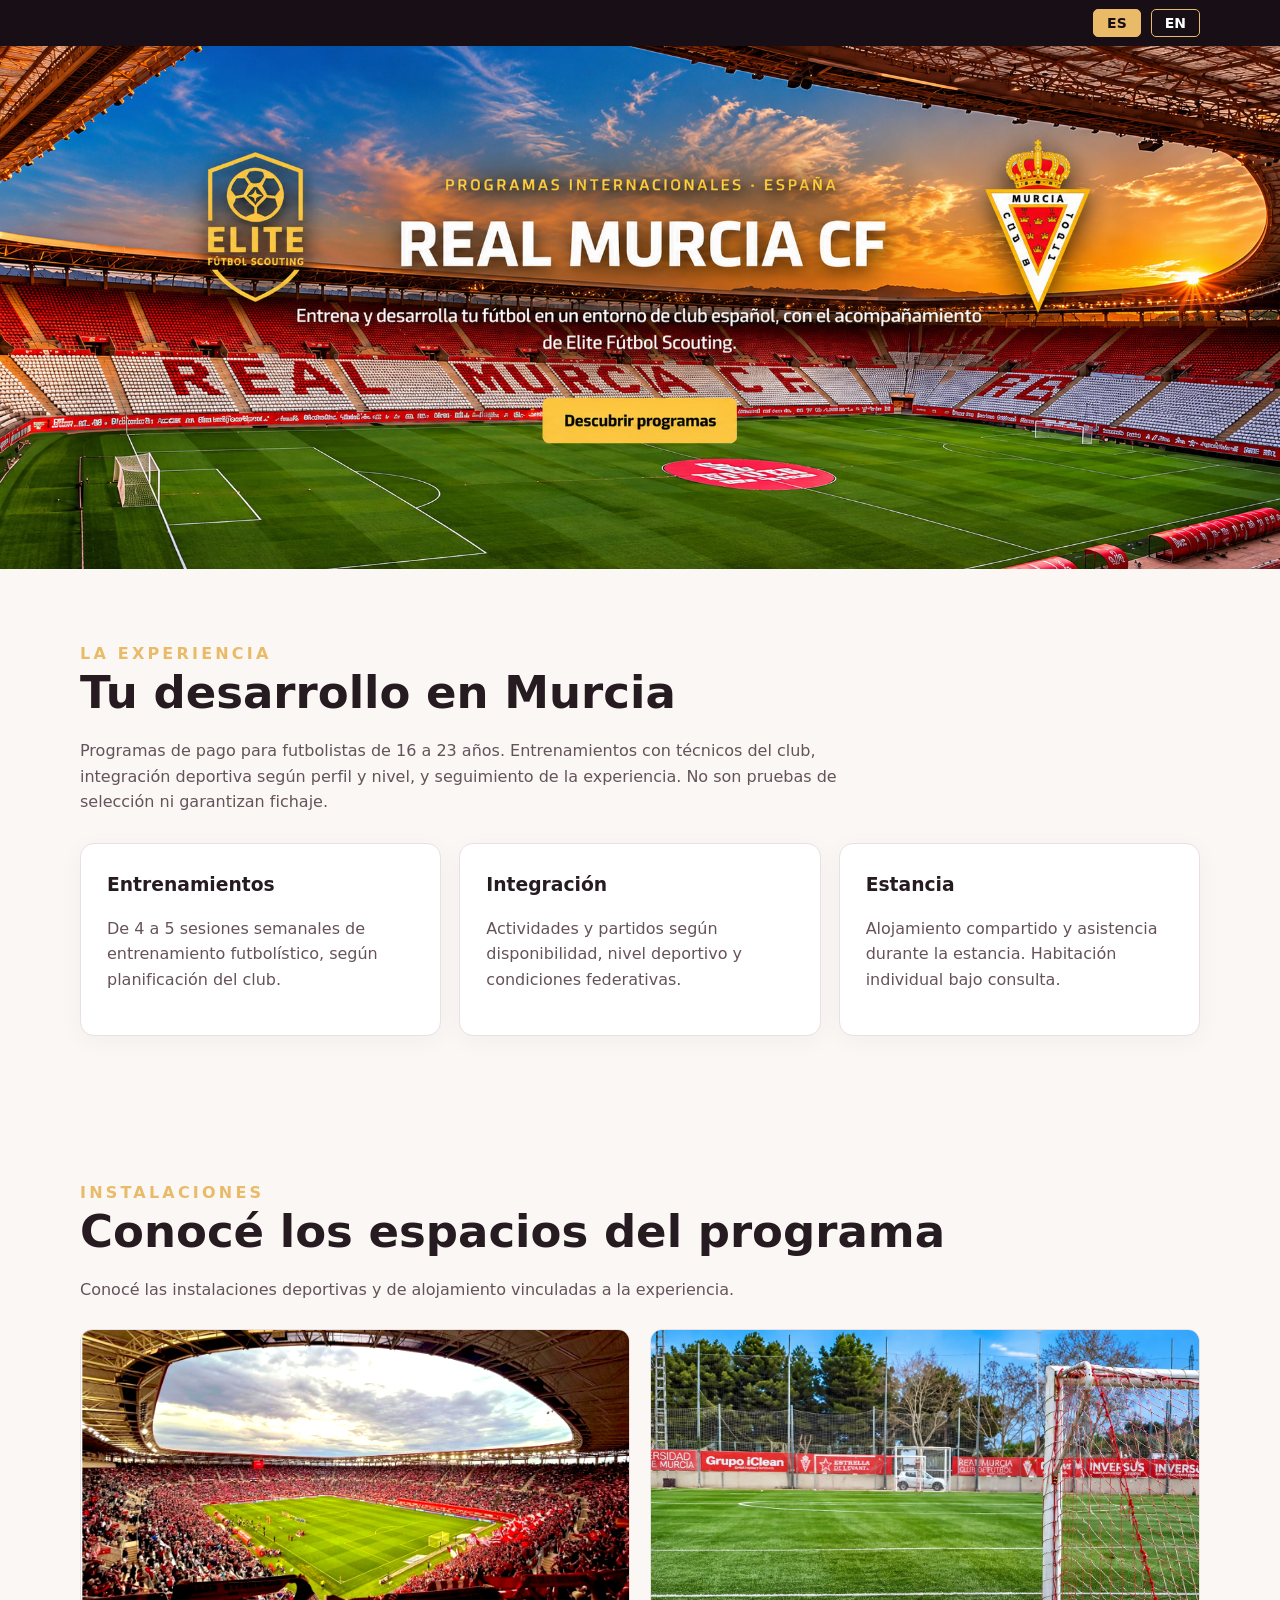
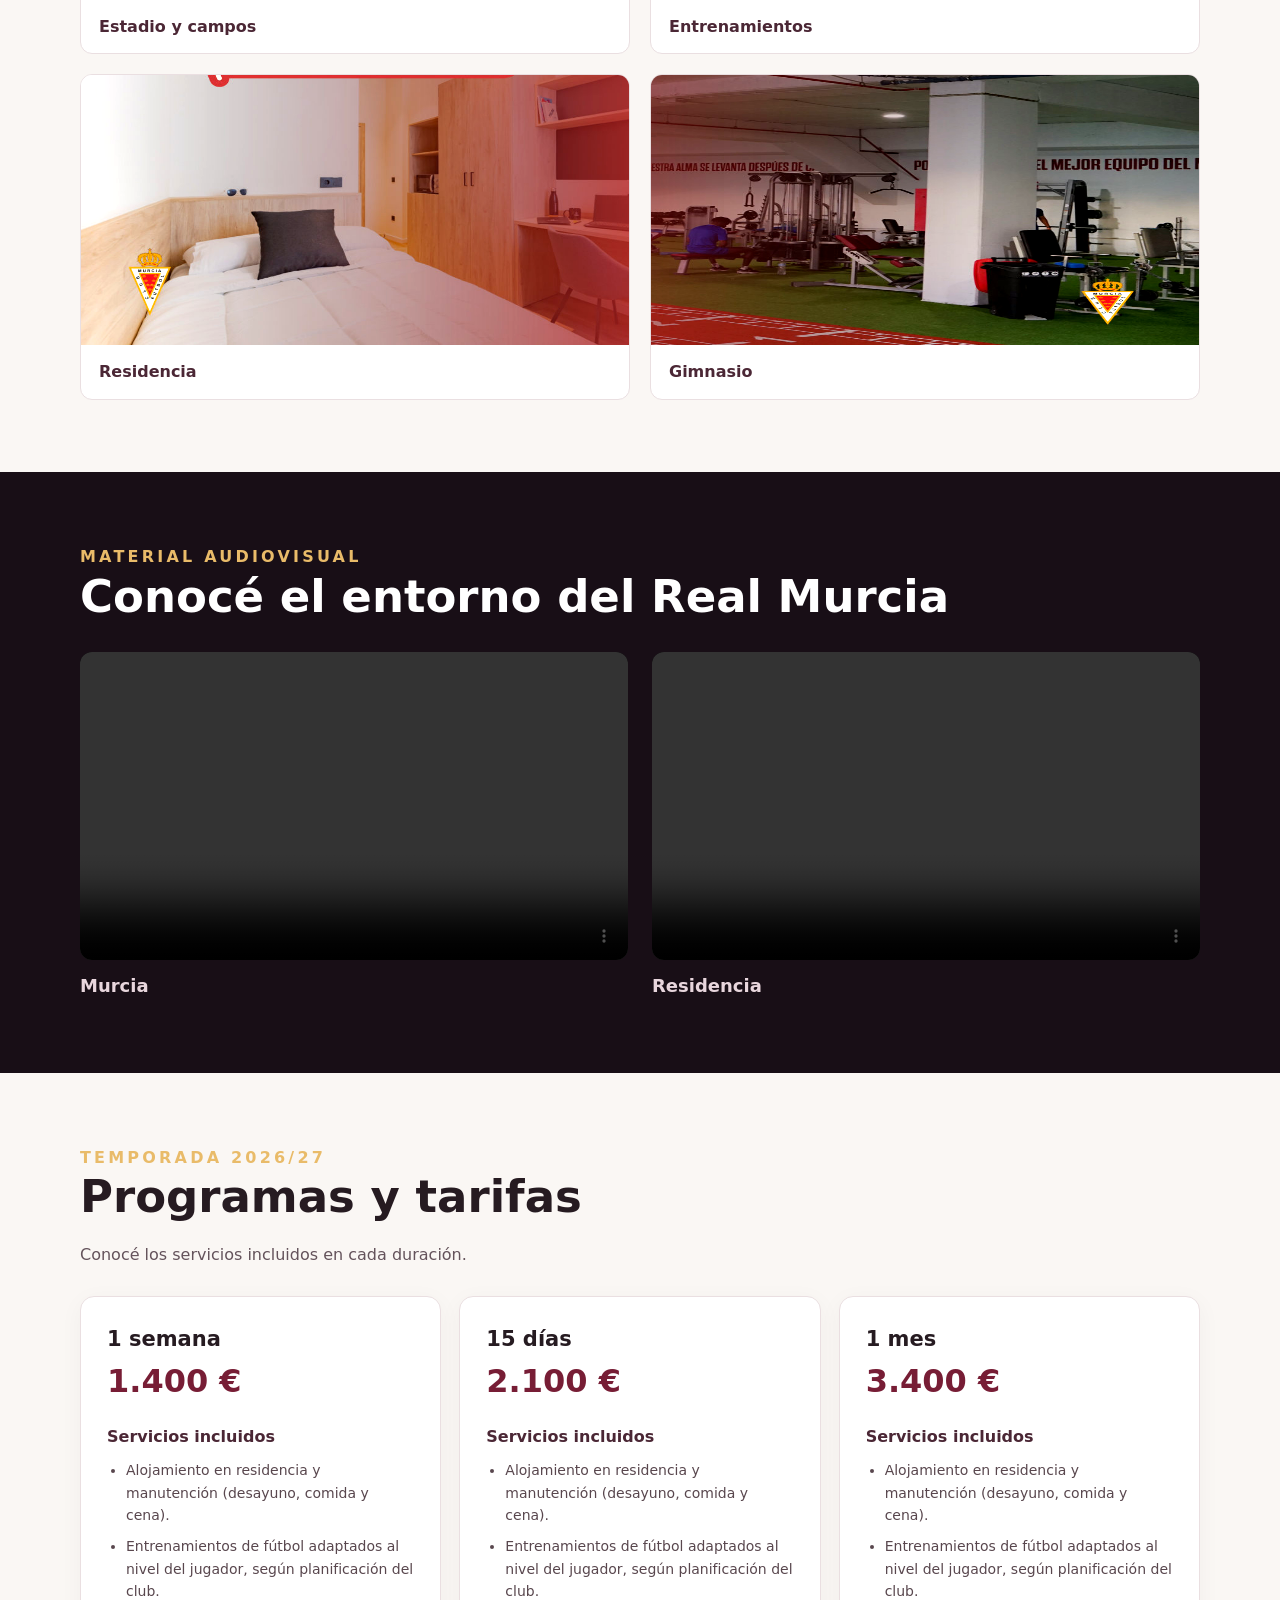
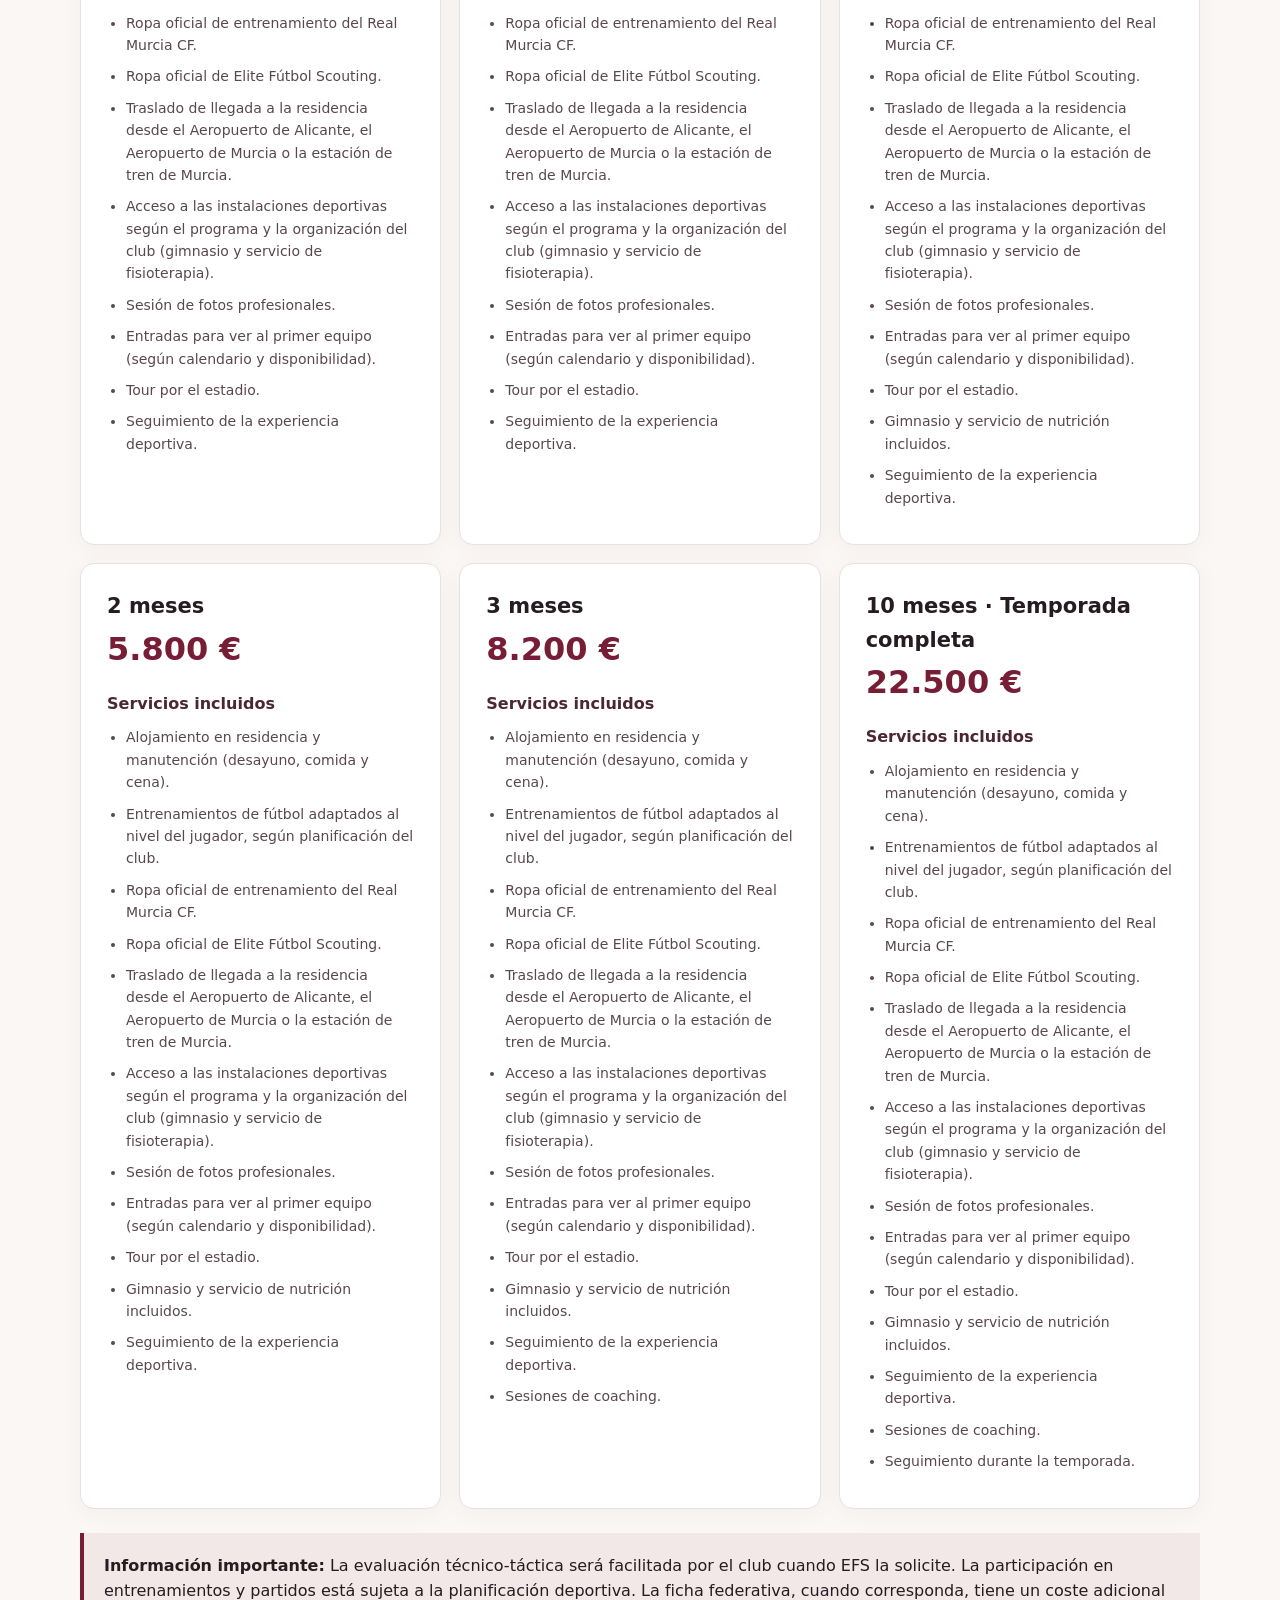
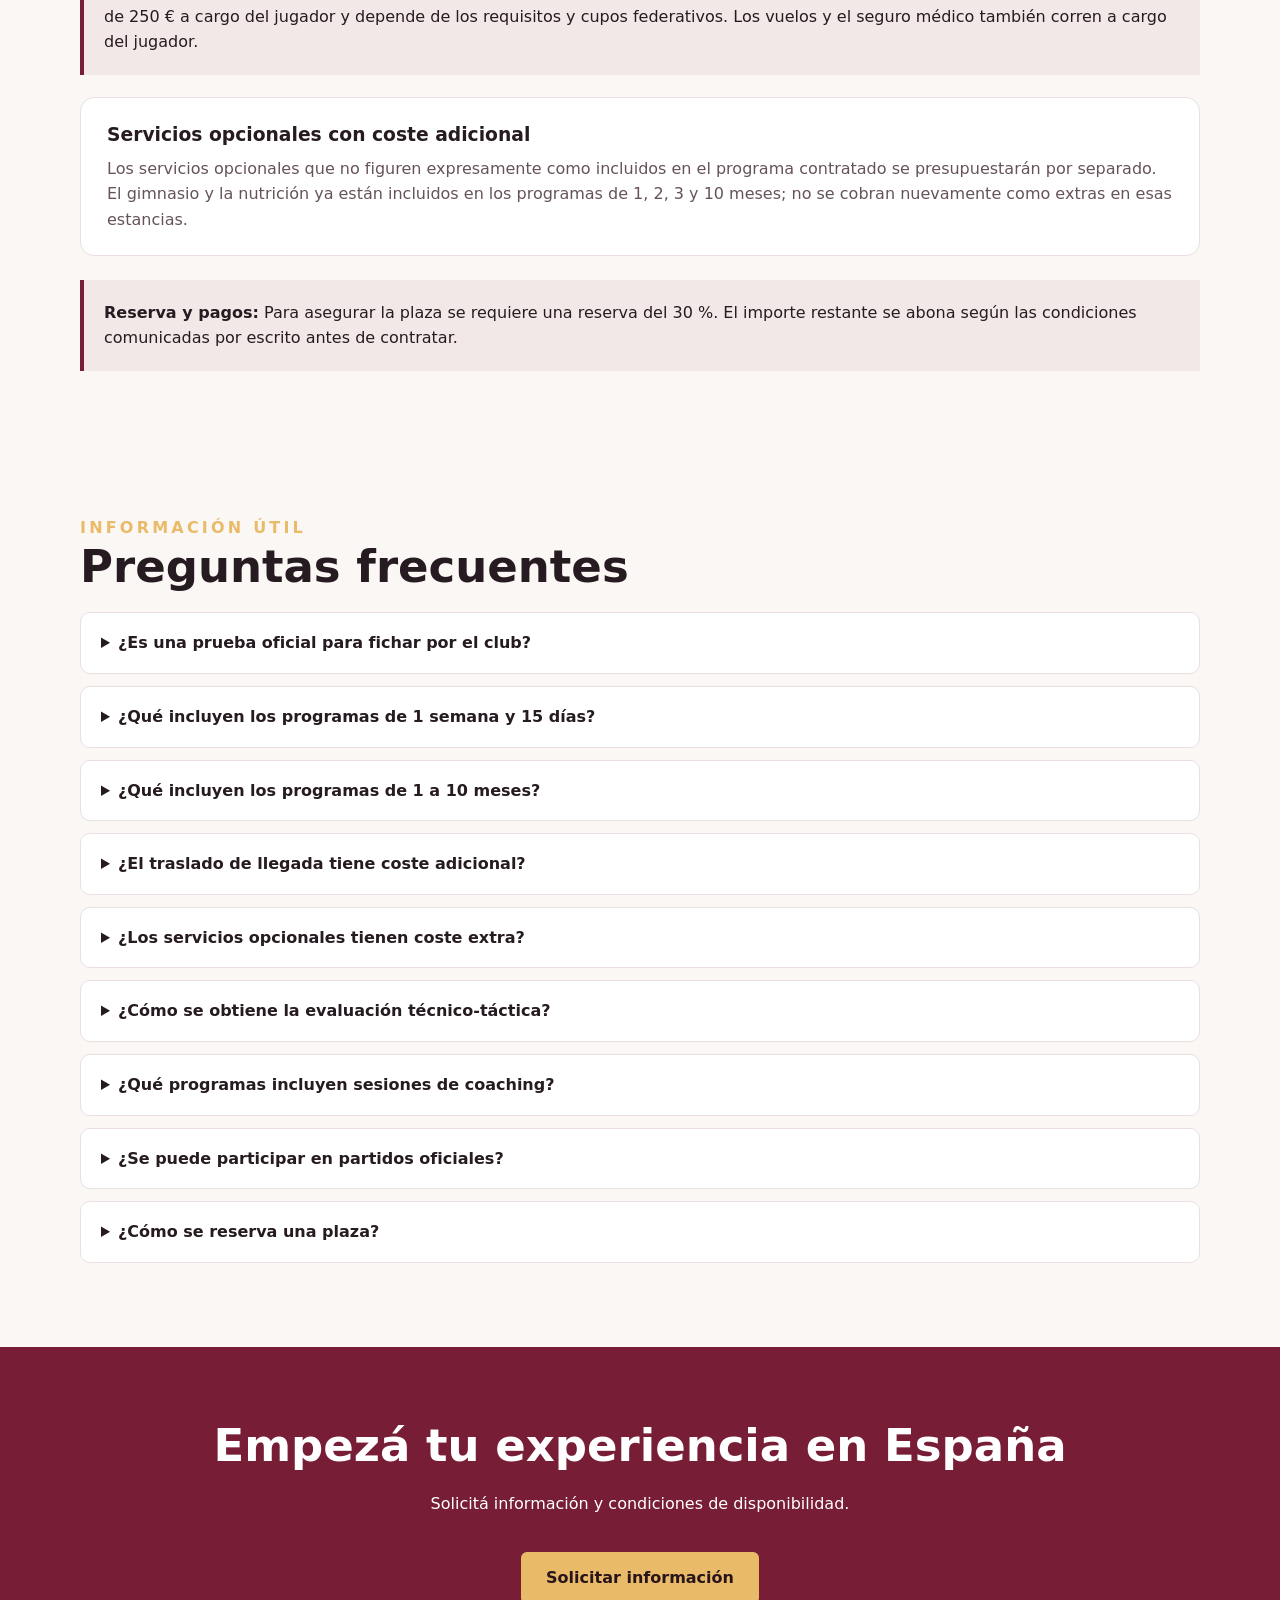
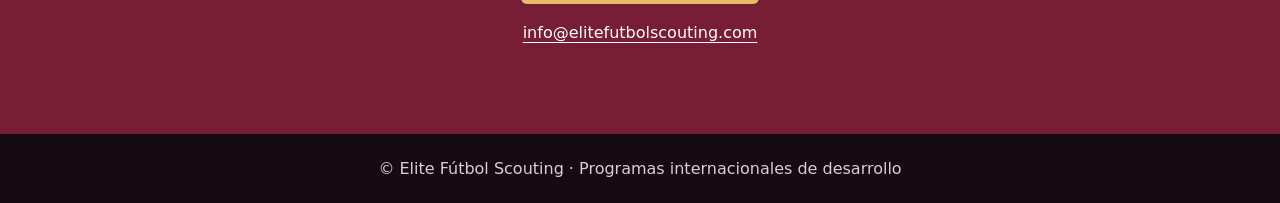
<file: real-murcia.html>
<!doctype html>
<html lang="es"><head><meta charset="utf-8"><meta name="viewport" content="width=device-width,initial-scale=1"><title>Real Murcia CF | Elite Fútbol Scouting</title><meta name="theme-color" content="#180e16"><meta name="description" content="Programas internacionales de entrenamiento y desarrollo futbolístico en el Real Murcia CF con Elite Fútbol Scouting."><style>
:root{--grana:#771d35;--oro:#e9bb69;--oscuro:#180e16}*{box-sizing:border-box}html{scroll-behavior:smooth}body{margin:0;background:#faf7f4;color:#261b21;font:16px/1.6 system-ui,-apple-system,Segoe UI,sans-serif}header{background:var(--oscuro);color:white;padding:16px max(20px,calc((100vw - 1120px)/2));display:flex;align-items:center;justify-content:space-between;gap:15px}header strong{letter-spacing:.09em}header a{color:var(--oro);text-decoration:none}.hero{min-height:560px;display:flex;align-items:center;justify-content:center;text-align:center;padding:90px 22px;background:linear-gradient(135deg,rgba(35,7,20,.78),rgba(117,29,53,.67)),url('estadio-portada.jpg') center 45%/cover no-repeat,#771d35;color:white}.hero-inner{max-width:850px}.eyebrow{color:var(--oro);text-transform:uppercase;letter-spacing:.2em;font-weight:700}.hero h1{font-size:clamp(42px,7vw,78px);line-height:1.08;margin:16px 0}.hero p{font-size:clamp(17px,2vw,22px)}.btn{display:inline-block;width:auto;background:var(--oro);color:#28141b;text-decoration:none;font-weight:800;padding:13px 25px;border-radius:6px;margin-top:20px}main section{padding:72px 20px}.wrap{max-width:1120px;margin:auto}h2{font-size:clamp(29px,4vw,45px);line-height:1.2;margin:0 0 18px}.intro{max-width:800px;color:#64535b}.grid{display:grid;grid-template-columns:repeat(3,minmax(0,1fr));gap:18px;margin-top:28px}.card{background:white;border:1px solid #eadfe1;border-radius:14px;padding:26px;box-shadow:0 5px 25px #26101b0a}.price{font-size:32px;font-weight:800;color:var(--grana)}.card h3{margin:0}.card p{color:#66535a}.dark{background:var(--oscuro);color:white}.videos{display:grid;grid-template-columns:repeat(2,minmax(0,1fr));gap:24px;margin-top:28px}.videos video{display:block;width:100%;max-height:400px;background:#000;border-radius:12px}.videos figcaption{margin-top:12px;color:#e8d6dd}figure{margin:0}.note{background:#f2e8e7;border-left:4px solid var(--grana);padding:20px;margin-top:24px}.contact{text-align:center;background:var(--grana);color:white}footer{background:#160b12;color:#dfcbd1;text-align:center;padding:22px}@media(max-width:760px){.grid{grid-template-columns:1fr}.videos{grid-template-columns:1fr}header{flex-direction:column;text-align:center}.hero{min-height:460px;padding:70px 20px}}
details{background:#fff;border:1px solid #eadfe1;border-radius:10px;padding:17px 20px;margin:12px 0}summary{font-weight:700;cursor:pointer}details p{margin-bottom:0}.media-note{font-size:14px;color:#d8c4cb}.hero .btn{max-width:100%}video{aspect-ratio:16/9;object-fit:contain}.videos figcaption{font-weight:700;font-size:18px}@media(max-width:420px){main section{padding:48px 16px}.card{padding:20px}.hero h1{font-size:40px}} .gallery{display:grid;grid-template-columns:repeat(2,minmax(0,1fr));gap:20px;margin-top:26px}.gallery figure{background:white;border-radius:12px;overflow:hidden;border:1px solid #eadfe1}.gallery img{display:block;width:100%;height:270px;object-fit:cover}.gallery figcaption{padding:14px 18px;font-weight:700;color:#4b2735}@media(max-width:700px){.gallery{grid-template-columns:1fr}.gallery img{height:230px}}.gallery .photo{height:270px;background-repeat:no-repeat;background-color:#e8e3e1}.gallery .photo.stadium{background-image:url('estadio-murcia-partido-oficial.jpg');background-size:cover;background-position:center center}.gallery .photo.training{background-image:url('entrenamientos-murcia-nuevo.jpg');background-size:cover;background-position:center center}.gallery .photo.stadium{filter:brightness(1.035) contrast(1.13) saturate(1.2)}.gallery .photo.residence{filter:brightness(1.045) contrast(1.095) saturate(1.1)}.gallery .photo.gym{filter:brightness(1.06) contrast(1.14) saturate(1.14)}.gallery .photo.residence{background-image:url('residencia.jpg');background-size:210% 210%;background-position:0% 100%}.gallery .photo.gym{background-image:url('gimnasio.jpg');background-size:260% 145%;background-position:100% 100%}@media(max-width:700px){.gallery .photo{height:230px}}.hero{position:relative;isolation:isolate;overflow:hidden;background:#541329!important}.hero::before{content:"";position:absolute;inset:0;z-index:-2;background-image:url('estadio-y-campos.jpg');background-repeat:no-repeat;background-size:200% 200%;background-position:left bottom;filter:saturate(1.06) contrast(1.07)}.hero::after{content:"";position:absolute;inset:0;z-index:-1;background:linear-gradient(90deg,rgba(34,6,17,.67),rgba(84,14,37,.40) 48%,rgba(34,6,17,.65))}.hero-inner{position:relative;z-index:1;text-shadow:0 2px 16px rgba(0,0,0,.35)}@media(max-width:760px){.hero::before{background-size:250% 200%;background-position:0% 100%}.hero::after{background:rgba(40,7,19,.57)}}.brand{display:inline-flex;align-items:center;gap:12px;color:white;text-decoration:none}.brand-mark{display:grid;place-items:center;border:1.5px solid var(--oro);border-radius:5px;width:38px;height:38px;color:var(--oro);font-size:11px;font-weight:900;letter-spacing:.05em}.hero-title-row{display:grid;grid-template-columns:100px minmax(0,1fr) 100px;align-items:center;gap:36px;width:min(1150px,calc(100vw - 48px));margin:12px 50% 12px;transform:translateX(-50%)}.hero-title-row h1{white-space:nowrap;font-size:clamp(38px,5.2vw,76px);margin:0}.hero-logo{width:100px;max-height:142px;object-fit:contain;justify-self:center}.hero-efs{border:2px solid var(--oro);border-radius:8px;padding:18px 5px;color:var(--oro);font-size:27px;font-weight:900;letter-spacing:.08em;background:rgba(18,7,12,.4)}.hero-murcia{filter:drop-shadow(0 3px 12px rgba(0,0,0,.5))}.contact-mail{color:white;text-underline-offset:4px}.btn:focus-visible,header a:focus-visible,summary:focus-visible{outline:3px solid white;outline-offset:4px}.btn:hover{filter:brightness(1.07)}@media(max-width:900px){.hero-title-row{grid-template-columns:70px minmax(0,1fr) 70px;gap:12px}.hero-logo{width:70px}.hero-title-row h1{font-size:clamp(28px,5.1vw,50px)}}@media(max-width:600px){.hero-title-row{grid-template-columns:1fr 1fr;gap:14px;width:100%;margin:16px 0;transform:none}.hero-title-row h1{grid-column:1/-1;grid-row:1;white-space:normal;font-size:clamp(38px,10vw,56px)}.hero-efs{grid-column:1;grid-row:2}.hero-murcia{grid-column:2;grid-row:2}.hero-logo{width:64px;max-height:100px}.hero-efs{font-size:18px;padding:12px 4px}.brand strong{font-size:13px}header{flex-direction:row;justify-content:space-between}.hero{padding:60px 18px}.hero p{font-size:17px}} .brand-official{width:44px;height:55px;object-fit:contain;mix-blend-mode:screen}.hero-efs-official{width:125px;max-height:185px;object-fit:contain;mix-blend-mode:screen;filter:contrast(1.3) brightness(1.12) drop-shadow(0 3px 12px rgba(0,0,0,.4))}.hero-title-row{grid-template-columns:125px minmax(0,1fr) 125px;gap:55px}.hero::after{background:linear-gradient(90deg,rgba(30,5,14,.34),rgba(40,6,17,.27) 50%,rgba(30,5,14,.36))}.hero::before{filter:saturate(1.18) contrast(1.12)}@media(max-width:900px){.hero-title-row{grid-template-columns:75px minmax(0,1fr) 75px;gap:16px}.hero-efs-official{width:75px}}@media(max-width:600px){.hero-title-row{grid-template-columns:1fr 1fr;gap:12px}.hero-efs-official{width:76px}.hero::after{background:rgba(29,6,16,.38)}} .approved-cover{position:relative;width:100%;margin:0;background:#150c11;line-height:0}.approved-cover img{display:block;width:100%;height:auto;object-fit:contain}.approved-cover a{position:absolute;display:block;z-index:3;border-radius:6px}.cover-return{left:82%;top:3%;width:12%;height:8%}.cover-action{left:42.5%;top:69%;width:15%;height:10%}.approved-cover a:focus-visible{outline:3px solid #e9bb69;outline-offset:3px}@media(max-width:700px){.approved-cover{min-height:0}.cover-action{left:42%;width:16%;top:68%;height:12%}}  .program-card{display:flex;flex-direction:column}.program-card h3{font-size:21px}.program-includes{font-weight:800;color:#4b2735!important;margin:16px 0 6px}.program-services{margin:4px 0 0;padding-left:19px;color:#59474e;font-size:14px;line-height:1.6}.program-services li{margin:0 0 9px}.program-extra{background:white;border:1px solid #eadfe1;border-radius:14px;padding:22px 26px;margin-top:22px}.program-extra h3{margin:0 0 6px}.program-extra p{margin:0;color:#66535a}  .language-switch{position:relative;z-index:10;display:flex;justify-content:flex-end;gap:10px;background:#180e16;padding:9px max(20px,calc((100vw - 1120px)/2));font:700 14px system-ui,sans-serif}.language-switch a{color:white;text-decoration:none;padding:5px 13px;border:1px solid #e9bb69;border-radius:5px}.language-switch a[aria-current="page"]{background:#e9bb69;color:#180e16}</style></head><body><nav class="language-switch" aria-label="Idioma / Language"><a href="real-murcia.html" lang="es" aria-current="page">ES</a><a href="real-murcia-en.html" lang="en">EN</a></nav><section class="approved-cover" aria-label="Programas internacionales de Elite Fútbol Scouting en Real Murcia CF"><img src="portada-murcia-definitiva.jpg" alt="Real Murcia CF. Estadio al atardecer con los escudos originales de EFS y Real Murcia CF, información del programa y botón Descubrir programas." fetchpriority="high"><a class="cover-return" href="index.html" aria-label="Volver a Elite Fútbol Scouting"></a><a class="cover-action" href="#programas" aria-label="Descubrir programas"></a></section>
<main><section><div class="wrap"><div class="eyebrow">La experiencia</div><h2>Tu desarrollo en Murcia</h2><p class="intro">Programas de pago para futbolistas de 16 a 23 años. Entrenamientos con técnicos del club, integración deportiva según perfil y nivel, y seguimiento de la experiencia. No son pruebas de selección ni garantizan fichaje.</p><div class="grid"><div class="card"><h3>Entrenamientos</h3><p>De 4 a 5 sesiones semanales de entrenamiento futbolístico, según planificación del club.</p></div><div class="card"><h3>Integración</h3><p>Actividades y partidos según disponibilidad, nivel deportivo y condiciones federativas.</p></div><div class="card"><h3>Estancia</h3><p>Alojamiento compartido y asistencia durante la estancia. Habitación individual bajo consulta.</p></div></div></div></section>
<section id="instalaciones"><div class="wrap"><div class="eyebrow">Instalaciones</div><h2>Conocé los espacios del programa</h2><p class="intro">Conocé las instalaciones deportivas y de alojamiento vinculadas a la experiencia.</p><div class="gallery"><figure><div class="photo stadium" role="img" aria-label="Estadio y campos de entrenamiento"></div><figcaption>Estadio y campos</figcaption></figure><figure><div class="photo training" role="img" aria-label="Entrenamientos"></div><figcaption>Entrenamientos</figcaption></figure><figure><div class="photo residence" role="img" aria-label="Residencia"></div><figcaption>Residencia</figcaption></figure><figure><div class="photo gym" role="img" aria-label="Gimnasio"></div><figcaption>Gimnasio</figcaption></figure></div></div></section><section class="dark" id="videos"><div class="wrap"><div class="eyebrow">Material audiovisual</div><h2>Conocé el entorno del Real Murcia</h2><div class="videos"><figure><video controls playsinline preload="metadata"><source src="WhatsApp%20Video%202026-10-15%20at%2015.01.54.mp4" type="video/mp4">Tu navegador no admite vídeo HTML5.</video><figcaption>Murcia</figcaption></figure><figure><video controls playsinline preload="metadata"><source src="WhatsApp%20Video%202026-10-15%20at%2015.01.54%20(1).mp4" type="video/mp4">Tu navegador no admite vídeo HTML5.</video><figcaption>Residencia</figcaption></figure></div></div></section>
<section id="programas"><div class="wrap"><div class="eyebrow">Temporada 2026/27</div><h2>Programas y tarifas</h2><p class="intro">Conocé los servicios incluidos en cada duración.</p><div class="grid program-grid"><div class="card program-card"><h3>1 semana</h3><div class="price">1.400 €</div><p class="program-includes">Servicios incluidos</p><ul class="program-services"><li>Alojamiento en residencia y manutención (desayuno, comida y cena).</li><li>Entrenamientos de fútbol adaptados al nivel del jugador, según planificación del club.</li><li>Ropa oficial de entrenamiento del Real Murcia CF.</li><li>Ropa oficial de Elite Fútbol Scouting.</li><li>Traslado de llegada a la residencia desde el Aeropuerto de Alicante, el Aeropuerto de Murcia o la estación de tren de Murcia.</li><li>Acceso a las instalaciones deportivas según el programa y la organización del club (gimnasio y servicio de fisioterapia).</li><li>Sesión de fotos profesionales.</li><li>Entradas para ver al primer equipo (según calendario y disponibilidad).</li><li>Tour por el estadio.</li><li>Seguimiento de la experiencia deportiva.</li></ul></div><div class="card program-card"><h3>15 días</h3><div class="price">2.100 €</div><p class="program-includes">Servicios incluidos</p><ul class="program-services"><li>Alojamiento en residencia y manutención (desayuno, comida y cena).</li><li>Entrenamientos de fútbol adaptados al nivel del jugador, según planificación del club.</li><li>Ropa oficial de entrenamiento del Real Murcia CF.</li><li>Ropa oficial de Elite Fútbol Scouting.</li><li>Traslado de llegada a la residencia desde el Aeropuerto de Alicante, el Aeropuerto de Murcia o la estación de tren de Murcia.</li><li>Acceso a las instalaciones deportivas según el programa y la organización del club (gimnasio y servicio de fisioterapia).</li><li>Sesión de fotos profesionales.</li><li>Entradas para ver al primer equipo (según calendario y disponibilidad).</li><li>Tour por el estadio.</li><li>Seguimiento de la experiencia deportiva.</li></ul></div><div class="card program-card"><h3>1 mes</h3><div class="price">3.400 €</div><p class="program-includes">Servicios incluidos</p><ul class="program-services"><li>Alojamiento en residencia y manutención (desayuno, comida y cena).</li><li>Entrenamientos de fútbol adaptados al nivel del jugador, según planificación del club.</li><li>Ropa oficial de entrenamiento del Real Murcia CF.</li><li>Ropa oficial de Elite Fútbol Scouting.</li><li>Traslado de llegada a la residencia desde el Aeropuerto de Alicante, el Aeropuerto de Murcia o la estación de tren de Murcia.</li><li>Acceso a las instalaciones deportivas según el programa y la organización del club (gimnasio y servicio de fisioterapia).</li><li>Sesión de fotos profesionales.</li><li>Entradas para ver al primer equipo (según calendario y disponibilidad).</li><li>Tour por el estadio.</li><li>Gimnasio y servicio de nutrición incluidos.</li><li>Seguimiento de la experiencia deportiva.</li></ul></div><div class="card program-card"><h3>2 meses</h3><div class="price">5.800 €</div><p class="program-includes">Servicios incluidos</p><ul class="program-services"><li>Alojamiento en residencia y manutención (desayuno, comida y cena).</li><li>Entrenamientos de fútbol adaptados al nivel del jugador, según planificación del club.</li><li>Ropa oficial de entrenamiento del Real Murcia CF.</li><li>Ropa oficial de Elite Fútbol Scouting.</li><li>Traslado de llegada a la residencia desde el Aeropuerto de Alicante, el Aeropuerto de Murcia o la estación de tren de Murcia.</li><li>Acceso a las instalaciones deportivas según el programa y la organización del club (gimnasio y servicio de fisioterapia).</li><li>Sesión de fotos profesionales.</li><li>Entradas para ver al primer equipo (según calendario y disponibilidad).</li><li>Tour por el estadio.</li><li>Gimnasio y servicio de nutrición incluidos.</li><li>Seguimiento de la experiencia deportiva.</li></ul></div><div class="card program-card"><h3>3 meses</h3><div class="price">8.200 €</div><p class="program-includes">Servicios incluidos</p><ul class="program-services"><li>Alojamiento en residencia y manutención (desayuno, comida y cena).</li><li>Entrenamientos de fútbol adaptados al nivel del jugador, según planificación del club.</li><li>Ropa oficial de entrenamiento del Real Murcia CF.</li><li>Ropa oficial de Elite Fútbol Scouting.</li><li>Traslado de llegada a la residencia desde el Aeropuerto de Alicante, el Aeropuerto de Murcia o la estación de tren de Murcia.</li><li>Acceso a las instalaciones deportivas según el programa y la organización del club (gimnasio y servicio de fisioterapia).</li><li>Sesión de fotos profesionales.</li><li>Entradas para ver al primer equipo (según calendario y disponibilidad).</li><li>Tour por el estadio.</li><li>Gimnasio y servicio de nutrición incluidos.</li><li>Seguimiento de la experiencia deportiva.</li><li>Sesiones de coaching.</li></ul></div><div class="card program-card"><h3>10 meses · Temporada completa</h3><div class="price">22.500 €</div><p class="program-includes">Servicios incluidos</p><ul class="program-services"><li>Alojamiento en residencia y manutención (desayuno, comida y cena).</li><li>Entrenamientos de fútbol adaptados al nivel del jugador, según planificación del club.</li><li>Ropa oficial de entrenamiento del Real Murcia CF.</li><li>Ropa oficial de Elite Fútbol Scouting.</li><li>Traslado de llegada a la residencia desde el Aeropuerto de Alicante, el Aeropuerto de Murcia o la estación de tren de Murcia.</li><li>Acceso a las instalaciones deportivas según el programa y la organización del club (gimnasio y servicio de fisioterapia).</li><li>Sesión de fotos profesionales.</li><li>Entradas para ver al primer equipo (según calendario y disponibilidad).</li><li>Tour por el estadio.</li><li>Gimnasio y servicio de nutrición incluidos.</li><li>Seguimiento de la experiencia deportiva.</li><li>Sesiones de coaching.</li><li>Seguimiento durante la temporada.</li></ul></div></div><div class="note"><strong>Información importante:</strong> La evaluación técnico-táctica será facilitada por el club cuando EFS la solicite. La participación en entrenamientos y partidos está sujeta a la planificación deportiva. La ficha federativa, cuando corresponda, tiene un coste adicional de 250 € a cargo del jugador y depende de los requisitos y cupos federativos. Los vuelos y el seguro médico también corren a cargo del jugador.</div><div class="program-extra"><h3>Servicios opcionales con coste adicional</h3><p>Los servicios opcionales que no figuren expresamente como incluidos en el programa contratado se presupuestarán por separado. El gimnasio y la nutrición ya están incluidos en los programas de 1, 2, 3 y 10 meses; no se cobran nuevamente como extras en esas estancias.</p></div><div class="note"><strong>Reserva y pagos:</strong> Para asegurar la plaza se requiere una reserva del 30 %. El importe restante se abona según las condiciones comunicadas por escrito antes de contratar.</div></div></section>
<section id="preguntas"><div class="wrap"><div class="eyebrow">Información útil</div><h2>Preguntas frecuentes</h2><details><summary>¿Es una prueba oficial para fichar por el club?</summary><p>No. Son programas de pago de entrenamiento y desarrollo futbolístico; no garantizan fichajes ni contratos.</p></details><details><summary>¿Qué incluyen los programas de 1 semana y 15 días?</summary><p>Alojamiento en residencia, desayuno, comida y cena, entrenamiento futbolístico adaptado al nivel, ropa oficial de entrenamiento del Real Murcia CF y de Elite Fútbol Scouting, sesión de fotos profesionales, entradas para ver al primer equipo según calendario y disponibilidad, acceso a instalaciones deportivas (gimnasio y fisioterapia), tour por el estadio, seguimiento de la experiencia deportiva y traslado de llegada a la residencia desde el Aeropuerto de Alicante, el Aeropuerto de Murcia o la estación de tren de Murcia.</p></details><details><summary>¿Qué incluyen los programas de 1 a 10 meses?</summary><p>Incluyen todos los servicios comunes, incluida la ropa oficial de Elite Fútbol Scouting, el seguimiento de la experiencia deportiva y el acceso a las instalaciones deportivas (gimnasio y fisioterapia). Además, incluyen servicio de nutrición. Los programas de 3 y 10 meses incluyen también sesiones de coaching.</p></details><details><summary>¿El traslado de llegada tiene coste adicional?</summary><p>No. Todos los programas incluyen el traslado de llegada a la residencia desde el Aeropuerto de Alicante, el Aeropuerto de Murcia o la estación de tren de Murcia.</p></details><details><summary>¿Los servicios opcionales tienen coste extra?</summary><p>Sí. Los servicios opcionales no incluidos expresamente en el programa contratado se presupuestan por separado.</p></details><details><summary>¿Cómo se obtiene la evaluación técnico-táctica?</summary><p>La evaluación técnico-táctica del jugador será facilitada por el club cuando Elite Fútbol Scouting la solicite.</p></details><details><summary>¿Qué programas incluyen sesiones de coaching?</summary><p>Los programas de 3 meses y temporada completa (10 meses) incluyen sesiones de coaching.</p></details><details><summary>¿Se puede participar en partidos oficiales?</summary><p>La participación está sujeta a disponibilidad, nivel deportivo, requisitos de licencia y cupos federativos. No está garantizada.</p></details><details><summary>¿Cómo se reserva una plaza?</summary><p>Se solicita una reserva del 30 % del precio del programa. Las condiciones y el calendario del saldo se facilitan por escrito antes de contratar.</p></details></div></section><section class="contact"><div class="wrap"><h2>Empezá tu experiencia en España</h2><p>Solicitá información y condiciones de disponibilidad.</p><a class="btn" href="https://tally.so/r/labo8v" target="_blank" rel="noopener">Solicitar información</a><p><a class="contact-mail" href="mailto:info@elitefutbolscouting.com">info@elitefutbolscouting.com</a></p></div></section></main><footer>© Elite Fútbol Scouting · Programas internacionales de desarrollo</footer></body></html>
</file>
